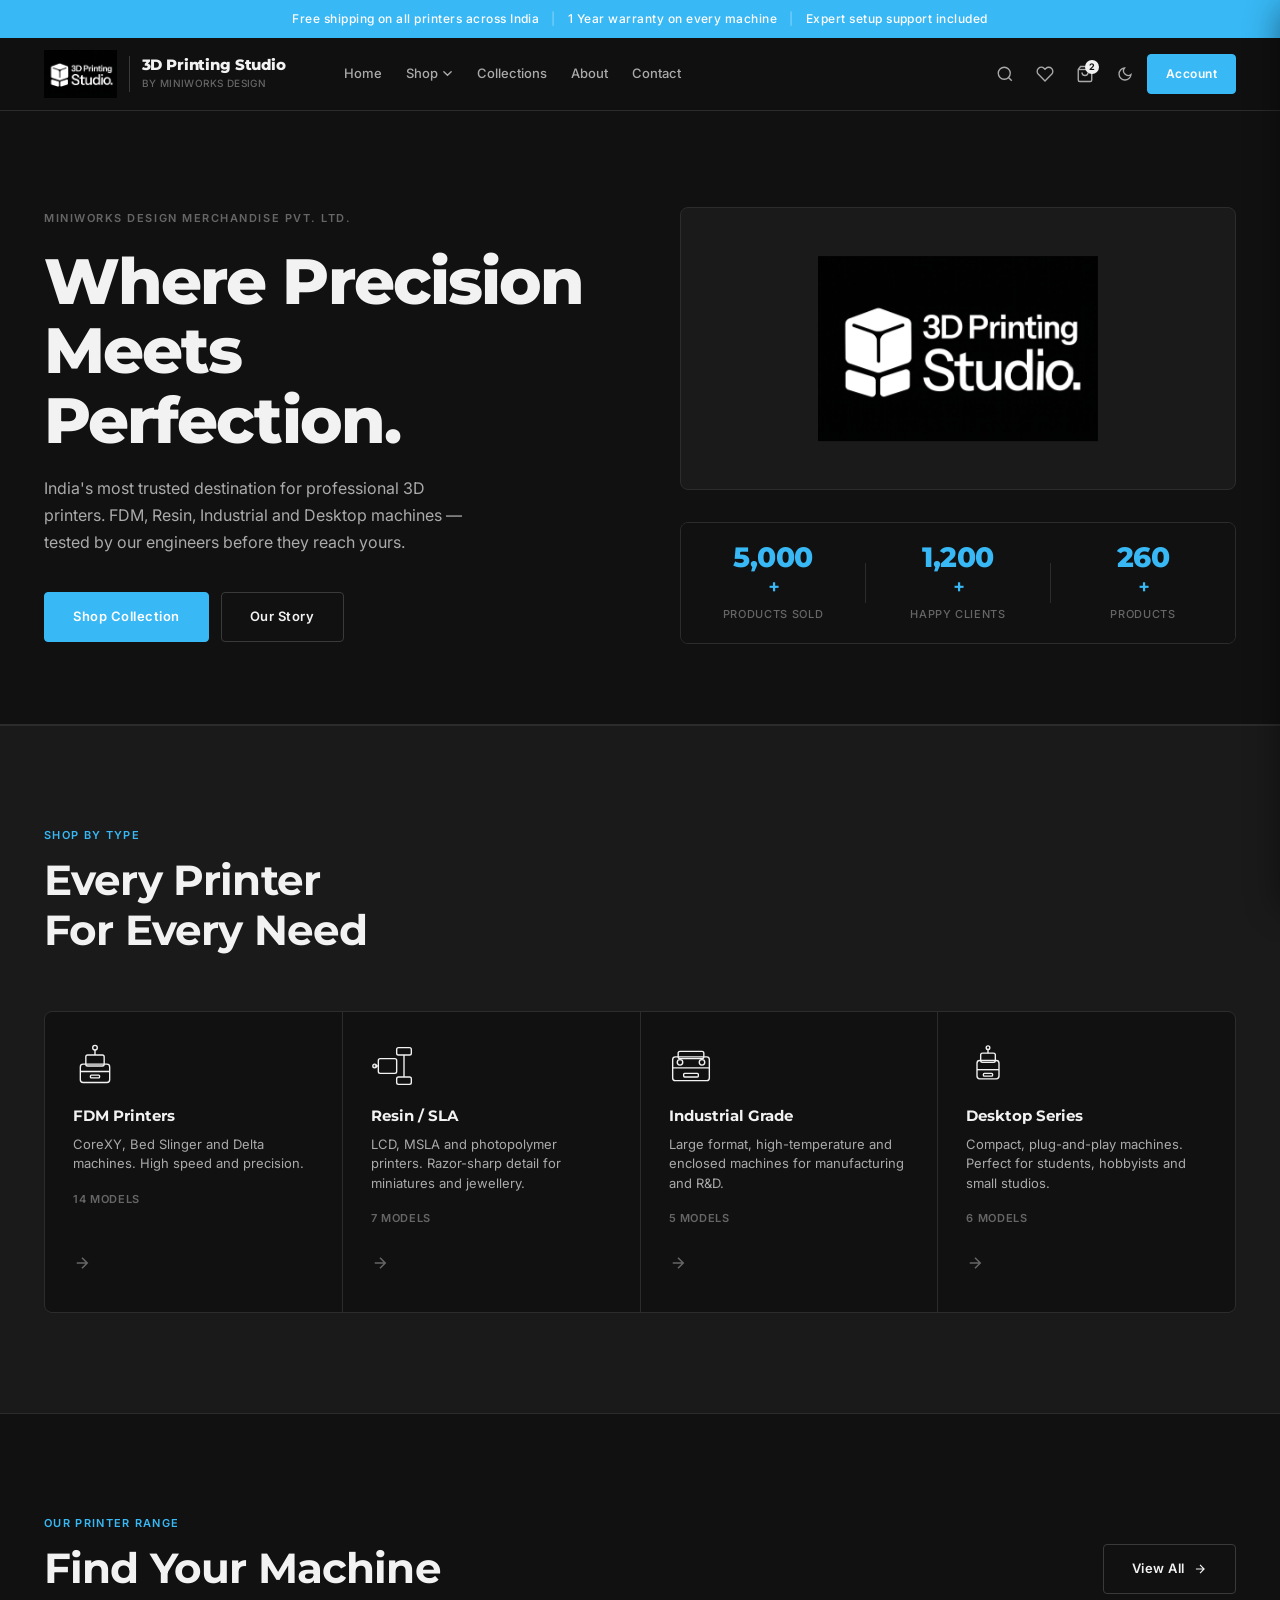
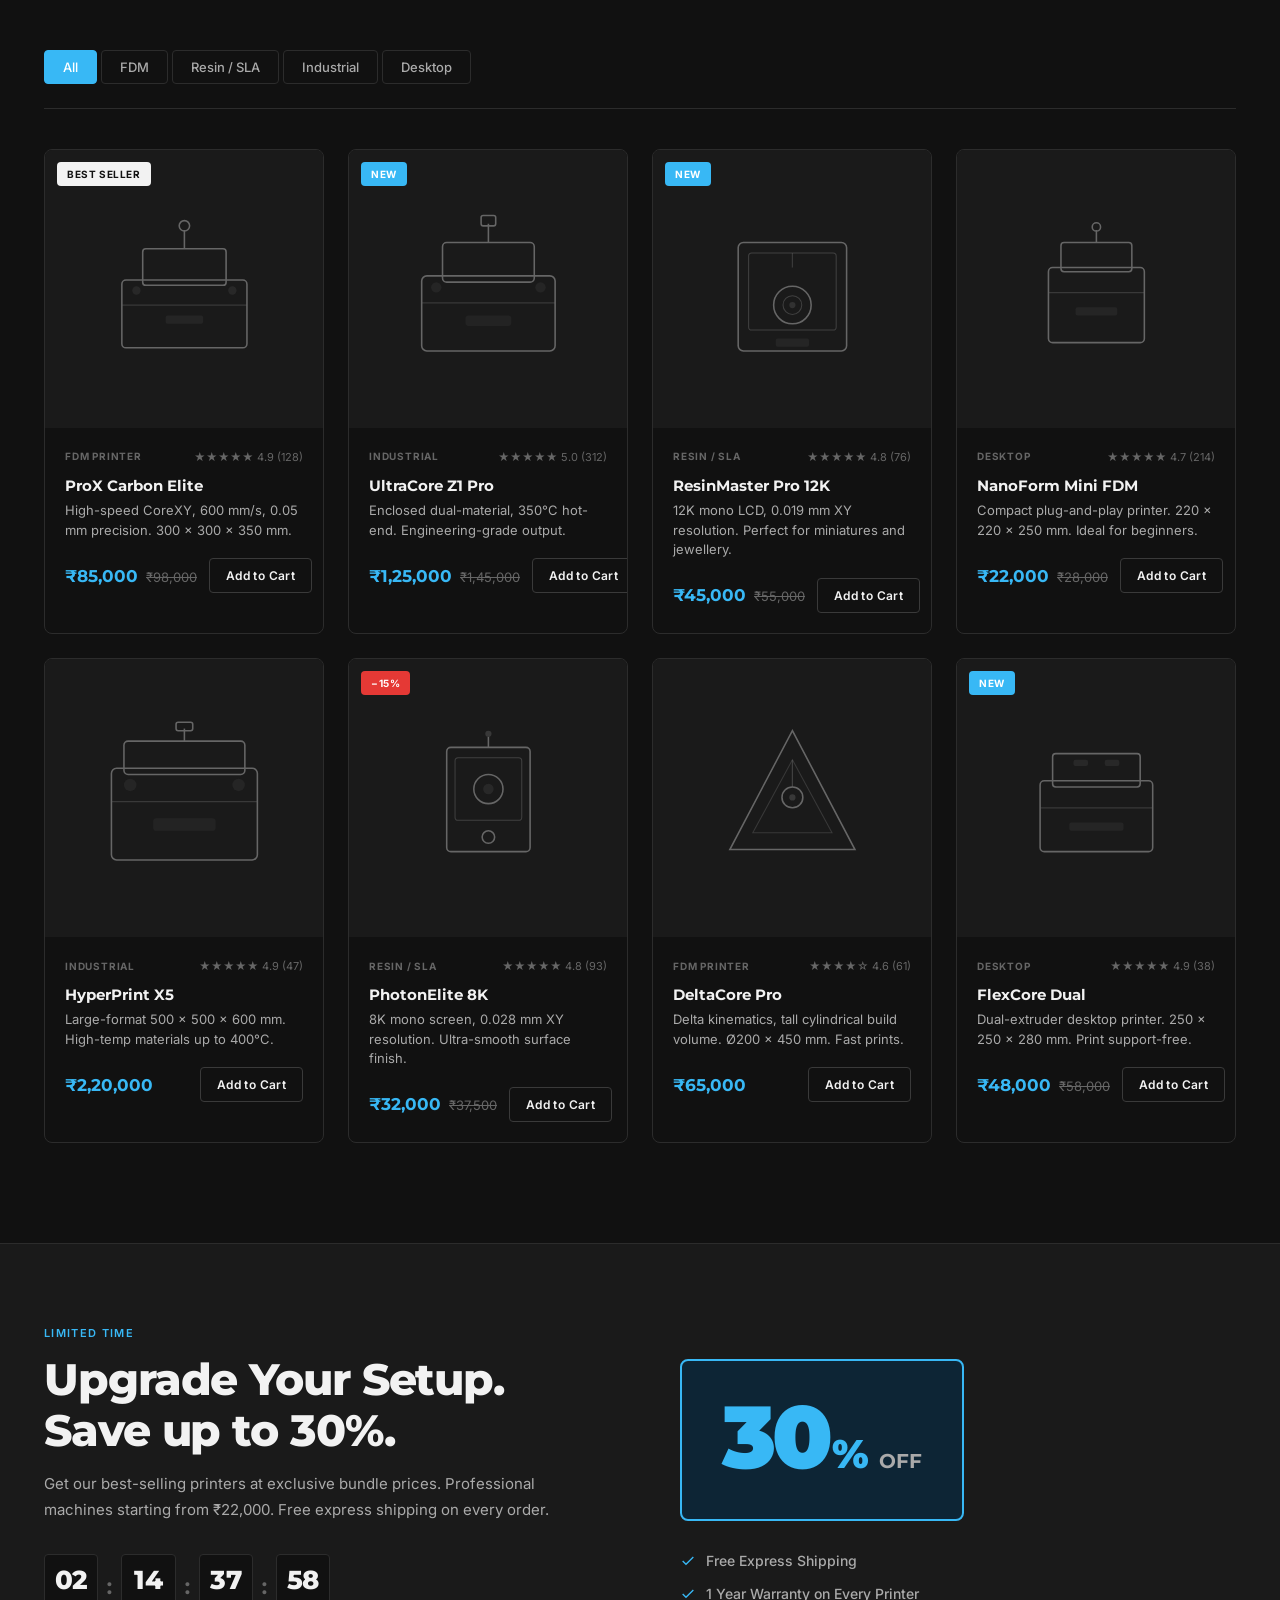
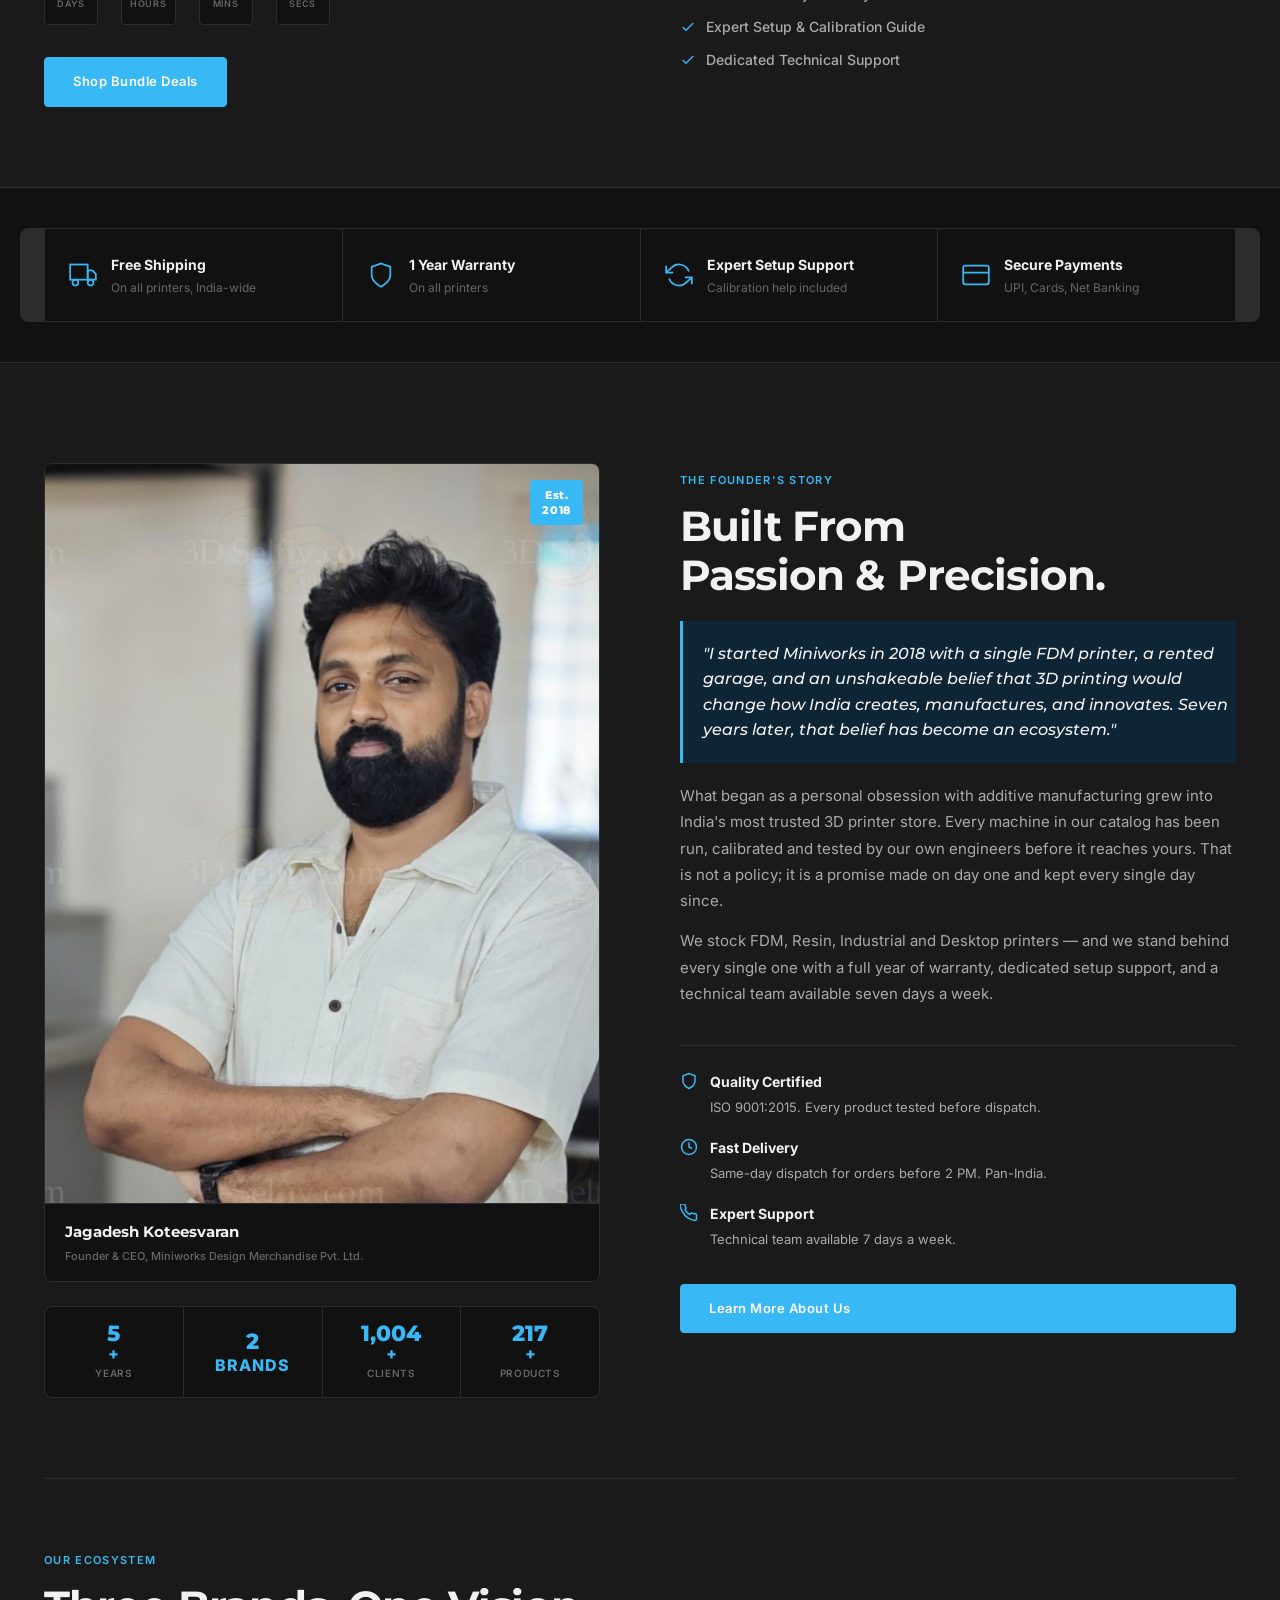
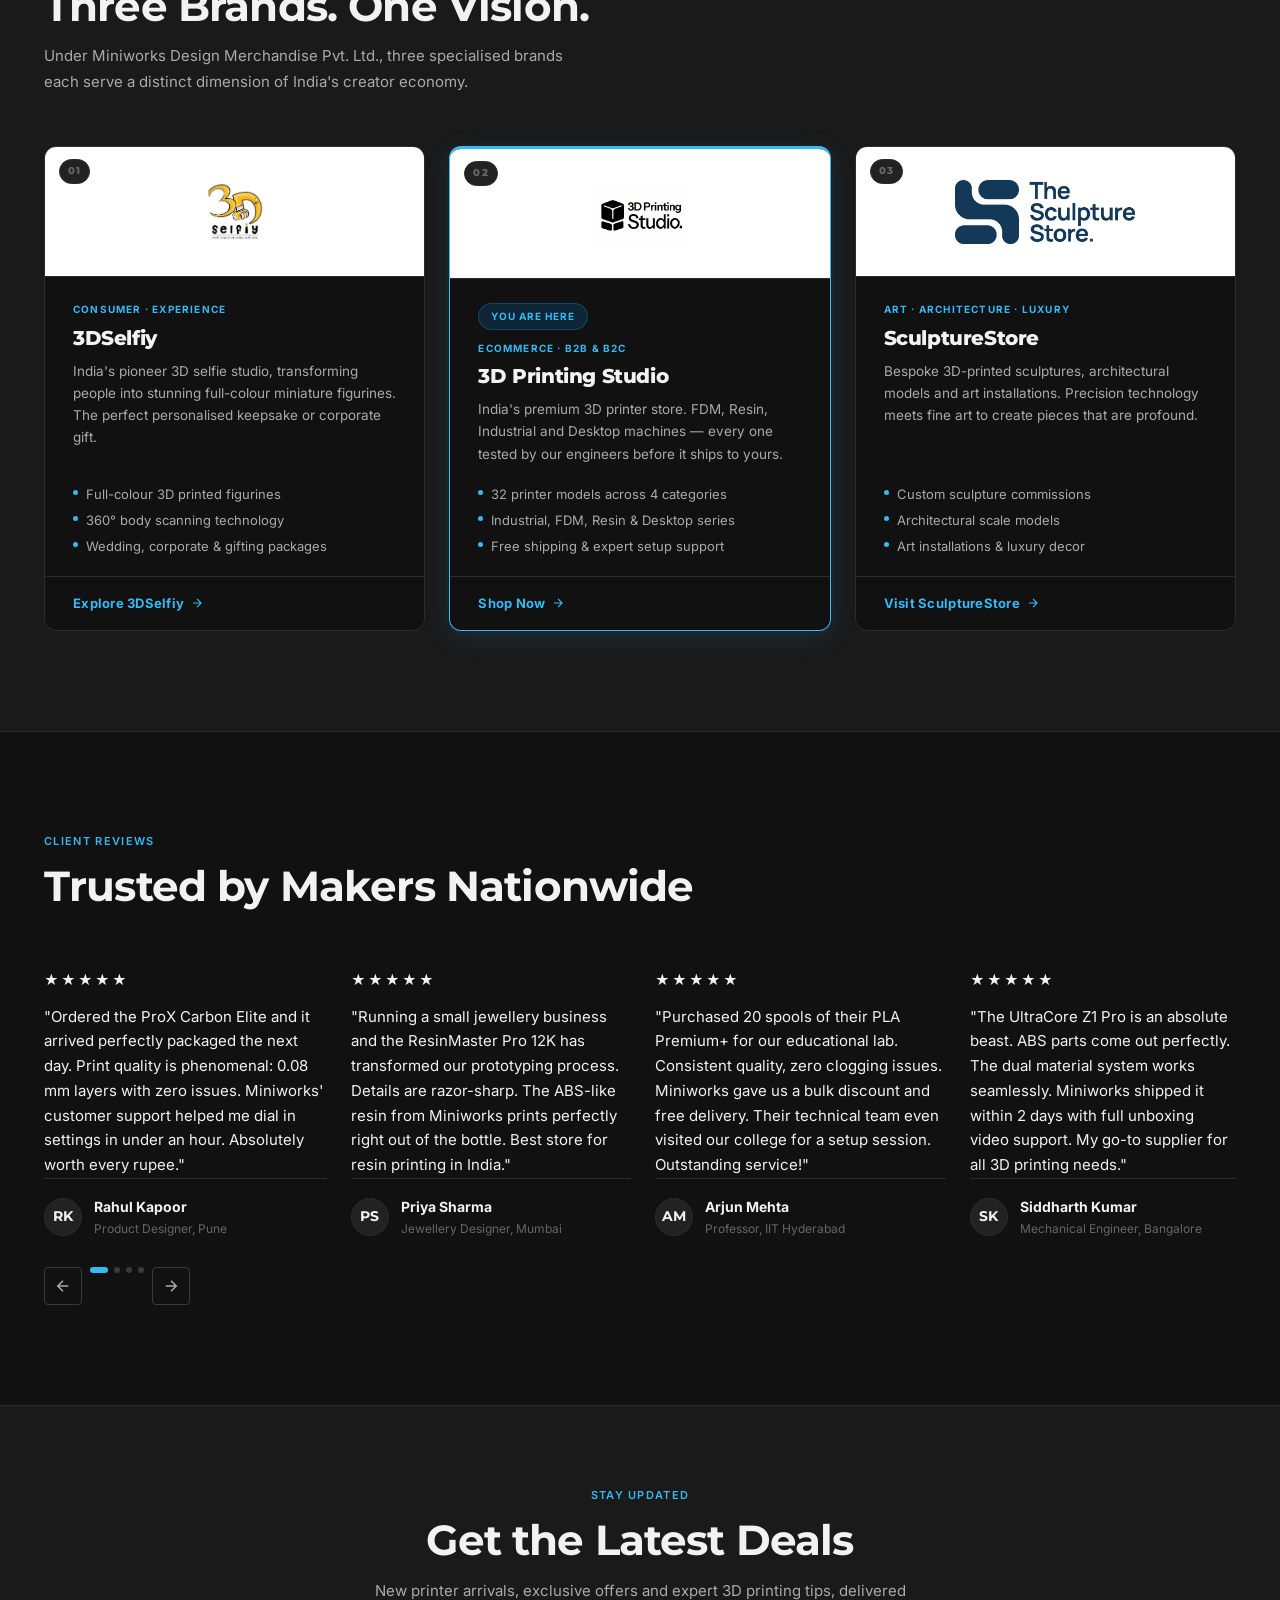
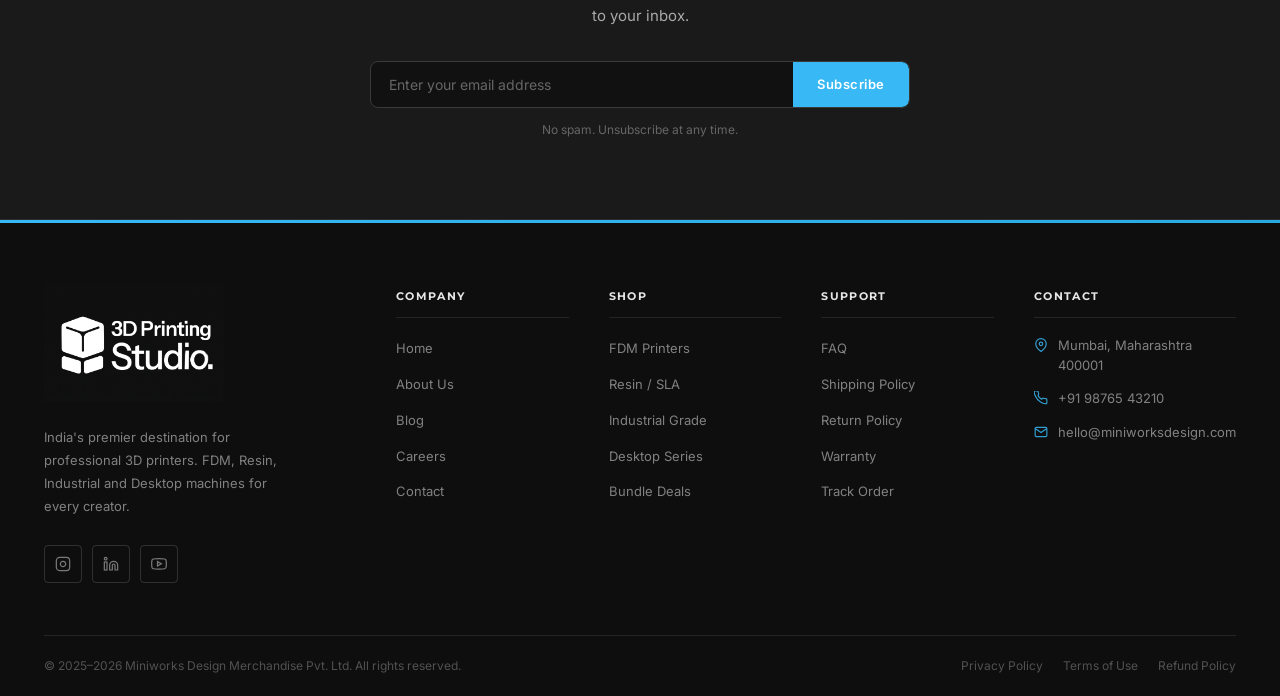
<file: index.html>
<!DOCTYPE html>
<html lang="en" data-theme="light">
<head>
  <meta charset="UTF-8" />
  <meta name="viewport" content="width=device-width, initial-scale=1.0" />
  <title>3D Printing Studio | Miniworks Design Merchandise Pvt. Ltd.</title>
  <meta name="description" content="India's premier 3D printing store. Premium printers, filaments, resins, and accessories. Professional grade. Fast shipping." />

  <!-- Favicon -->
  <link rel="icon" type="image/png" href="favicon.png" />

  <!-- Open Graph -->
  <meta property="og:type"        content="website" />
  <meta property="og:title"       content="3D Printing Studio | Miniworks Design" />
  <meta property="og:description" content="India's premier destination for professional 3D printing equipment, filaments, resins and accessories. Pan-India delivery." />
  <meta property="og:image"       content="Logo/Logo.png" />
  <meta property="og:url"         content="https://3-d-printing-studio.vercel.app/" />
  <meta name="twitter:card"       content="summary_large_image" />

  <link rel="preconnect" href="https://fonts.googleapis.com" />
  <link rel="preconnect" href="https://fonts.gstatic.com" crossorigin />
  <link href="https://fonts.googleapis.com/css2?family=Montserrat:wght@400;500;600;700;800&family=Inter:wght@300;400;500&display=swap" rel="stylesheet" />
  <link rel="stylesheet" href="css/style.css" />
</head>
<body>

  <!-- ═══════════════════════════════════════════════
       ANNOUNCEMENT BAR
  ═══════════════════════════════════════════════ -->
  <div class="announce-bar">
    <div class="announce-inner">
      <span>Free shipping on all printers across India</span>
      <span class="ab-sep">|</span>
      <span>1 Year warranty on every machine</span>
      <span class="ab-sep">|</span>
      <span>Expert setup support included</span>
    </div>
  </div>

  <!-- ═══════════════════════════════════════════════
       NAVIGATION
  ═══════════════════════════════════════════════ -->
  <nav class="navbar" id="navbar">
    <div class="nav-container">

      <a href="#" class="nav-logo">
        <img src="Logo/Logo.png" alt="3D Printing Studio" class="logo-img" />
        <div class="logo-text-block">
          <span class="logo-name">3D Printing Studio</span>
          <span class="logo-sub">by Miniworks Design</span>
        </div>
      </a>

      <ul class="nav-links" id="navLinks">
        <li><a href="#" class="nav-link active">Home</a></li>
        <li class="has-dropdown">
          <a href="#shop" class="nav-link">Shop <svg width="11" height="11" viewBox="0 0 12 12" fill="none"><path d="M2 4l4 4 4-4" stroke="currentColor" stroke-width="1.5" stroke-linecap="round"/></svg></a>
          <div class="dropdown">
            <a href="#" class="dropdown-item">
              <span class="di-text"><strong>FDM Printers</strong><small>CoreXY, Bed Slinger, Delta</small></span>
            </a>
            <a href="#" class="dropdown-item">
              <span class="di-text"><strong>Resin / SLA</strong><small>LCD, MSLA, Photopolymer</small></span>
            </a>
            <a href="#" class="dropdown-item">
              <span class="di-text"><strong>Industrial Grade</strong><small>Large format, High-temp</small></span>
            </a>
            <a href="#" class="dropdown-item">
              <span class="di-text"><strong>Desktop Series</strong><small>Compact, Beginner-friendly</small></span>
            </a>
          </div>
        </li>
        <li><a href="#collections" class="nav-link">Collections</a></li>
        <li><a href="#about" class="nav-link">About</a></li>
        <li><a href="#contact" class="nav-link">Contact</a></li>
      </ul>

      <div class="nav-actions">
        <button class="nav-icon-btn" id="searchToggle" aria-label="Search">
          <svg width="18" height="18" viewBox="0 0 24 24" fill="none" stroke="currentColor" stroke-width="1.8"><circle cx="11" cy="11" r="8"/><path d="M21 21l-4.35-4.35"/></svg>
        </button>
        <button class="nav-icon-btn" aria-label="Wishlist">
          <svg width="18" height="18" viewBox="0 0 24 24" fill="none" stroke="currentColor" stroke-width="1.8"><path d="M20.84 4.61a5.5 5.5 0 00-7.78 0L12 5.67l-1.06-1.06a5.5 5.5 0 00-7.78 7.78l1.06 1.06L12 21.23l7.78-7.78 1.06-1.06a5.5 5.5 0 000-7.78z"/></svg>
        </button>
        <button class="nav-icon-btn cart-btn" id="cartToggle" aria-label="Cart">
          <svg width="18" height="18" viewBox="0 0 24 24" fill="none" stroke="currentColor" stroke-width="1.8"><path d="M6 2L3 6v14a2 2 0 002 2h14a2 2 0 002-2V6l-3-4z"/><line x1="3" y1="6" x2="21" y2="6"/><path d="M16 10a4 4 0 01-8 0"/></svg>
          <span class="cart-badge">2</span>
        </button>
        <button class="nav-icon-btn theme-toggle-btn" id="themeToggle" aria-label="Toggle theme">
          <span class="theme-icon theme-icon-light">
            <svg width="16" height="16" viewBox="0 0 24 24" fill="none" stroke="currentColor" stroke-width="2"><circle cx="12" cy="12" r="5"/><line x1="12" y1="1" x2="12" y2="3"/><line x1="12" y1="21" x2="12" y2="23"/><line x1="4.22" y1="4.22" x2="5.64" y2="5.64"/><line x1="18.36" y1="18.36" x2="19.78" y2="19.78"/><line x1="1" y1="12" x2="3" y2="12"/><line x1="21" y1="12" x2="23" y2="12"/><line x1="4.22" y1="19.78" x2="5.64" y2="18.36"/><line x1="18.36" y1="5.64" x2="19.78" y2="4.22"/></svg>
          </span>
          <span class="theme-icon theme-icon-dark">
            <svg width="16" height="16" viewBox="0 0 24 24" fill="none" stroke="currentColor" stroke-width="2"><path d="M21 12.79A9 9 0 1111.21 3 7 7 0 0021 12.79z"/></svg>
          </span>
        </button>
        <a href="#" class="btn-primary btn-sm">Account</a>
      </div>

      <button class="hamburger" id="hamburger" aria-label="Menu">
        <span></span><span></span><span></span>
      </button>
    </div>

    <!-- Search -->
    <div class="search-overlay" id="searchOverlay">
      <div class="search-box">
        <svg width="20" height="20" viewBox="0 0 24 24" fill="none" stroke="currentColor" stroke-width="1.8"><circle cx="11" cy="11" r="8"/><path d="M21 21l-4.35-4.35"/></svg>
        <input type="text" placeholder="Search printers — FDM, Resin, Industrial, Desktop…" class="search-input" id="searchInput" />
        <button class="search-close" id="searchClose">
          <svg width="20" height="20" viewBox="0 0 24 24" fill="none" stroke="currentColor" stroke-width="1.8"><line x1="18" y1="6" x2="6" y2="18"/><line x1="6" y1="6" x2="18" y2="18"/></svg>
        </button>
      </div>
    </div>
  </nav>

  <!-- ═══════════════════════════════════════════════
       HERO
  ═══════════════════════════════════════════════ -->
  <section class="hero" id="hero">
    <div class="container hero-inner">
      <div class="hero-content">
        <p class="hero-eyebrow">Miniworks Design Merchandise Pvt. Ltd.</p>
        <h1 class="hero-title">Where Precision<br />Meets Perfection.</h1>
        <p class="hero-subtitle">India's most trusted destination for professional 3D printers. FDM, Resin, Industrial and Desktop machines — tested by our engineers before they reach yours.</p>
        <div class="hero-actions">
          <a href="#shop" class="btn-primary">Shop Collection</a>
          <a href="#about" class="btn-ghost">Our Story</a>
        </div>
      </div>

      <div class="hero-right">
        <div class="hero-logo-display">
          <img src="Logo/Logo.png" alt="3D Printing Studio" class="hero-logo-large" />
        </div>
        <div class="hero-stats">
          <div class="hs-item">
            <span class="hs-num" data-count="5000">0</span><span class="hs-plus">+</span>
            <span class="hs-label">Products Sold</span>
          </div>
          <div class="hs-divider"></div>
          <div class="hs-item">
            <span class="hs-num" data-count="1200">0</span><span class="hs-plus">+</span>
            <span class="hs-label">Happy Clients</span>
          </div>
          <div class="hs-divider"></div>
          <div class="hs-item">
            <span class="hs-num" data-count="260">0</span><span class="hs-plus">+</span>
            <span class="hs-label">Products</span>
          </div>
        </div>
      </div>
    </div>
  </section>

  <!-- ═══════════════════════════════════════════════
       CATEGORIES
  ═══════════════════════════════════════════════ -->
  <section class="section categories-section reveal-up" id="shop">
    <div class="container">
      <div class="section-header">
        <p class="section-eyebrow">Shop by Type</p>
        <h2 class="section-title">Every Printer<br />For Every Need</h2>
      </div>
      <div class="categories-grid">

        <a href="#" class="cat-card">
          <div class="cat-icon">
            <svg viewBox="0 0 48 48" fill="none" stroke="currentColor" stroke-width="1.5">
              <rect x="8" y="22" width="32" height="20" rx="3"/>
              <rect x="14" y="12" width="20" height="12" rx="2"/>
              <line x1="8" y1="30" x2="40" y2="30"/>
              <rect x="19" y="34" width="10" height="3" rx="1"/>
              <line x1="24" y1="12" x2="24" y2="6"/>
              <circle cx="24" cy="4" r="2.5"/>
            </svg>
          </div>
          <div class="cat-body">
            <h3 class="cat-name">FDM Printers</h3>
            <p class="cat-desc">CoreXY, Bed Slinger and Delta machines. High speed and precision.</p>
            <span class="cat-count">14 Models</span>
          </div>
          <div class="cat-arrow">
            <svg width="18" height="18" viewBox="0 0 24 24" fill="none" stroke="currentColor" stroke-width="2"><path d="M5 12h14M12 5l7 7-7 7"/></svg>
          </div>
        </a>

        <a href="#" class="cat-card">
          <div class="cat-icon">
            <svg viewBox="0 0 48 48" fill="none" stroke="currentColor" stroke-width="1.5">
              <rect x="28" y="36" width="16" height="8" rx="2"/>
              <rect x="28" y="4" width="16" height="8" rx="2"/>
              <line x1="36" y1="12" x2="36" y2="36"/>
              <rect x="8" y="16" width="20" height="16" rx="2"/>
              <line x1="8" y1="24" x2="4" y2="24"/>
              <circle cx="4" cy="24" r="2"/>
            </svg>
          </div>
          <div class="cat-body">
            <h3 class="cat-name">Resin / SLA</h3>
            <p class="cat-desc">LCD, MSLA and photopolymer printers. Razor-sharp detail for miniatures and jewellery.</p>
            <span class="cat-count">7 Models</span>
          </div>
          <div class="cat-arrow">
            <svg width="18" height="18" viewBox="0 0 24 24" fill="none" stroke="currentColor" stroke-width="2"><path d="M5 12h14M12 5l7 7-7 7"/></svg>
          </div>
        </a>

        <a href="#" class="cat-card">
          <div class="cat-icon">
            <svg viewBox="0 0 48 48" fill="none" stroke="currentColor" stroke-width="1.5">
              <rect x="4" y="14" width="40" height="26" rx="3"/>
              <rect x="10" y="8" width="28" height="8" rx="2"/>
              <line x1="4" y1="26" x2="44" y2="26"/>
              <circle cx="12" cy="20" r="3"/>
              <circle cx="36" cy="20" r="3"/>
              <rect x="16" y="32" width="16" height="4" rx="1"/>
            </svg>
          </div>
          <div class="cat-body">
            <h3 class="cat-name">Industrial Grade</h3>
            <p class="cat-desc">Large format, high-temperature and enclosed machines for manufacturing and R&amp;D.</p>
            <span class="cat-count">5 Models</span>
          </div>
          <div class="cat-arrow">
            <svg width="18" height="18" viewBox="0 0 24 24" fill="none" stroke="currentColor" stroke-width="2"><path d="M5 12h14M12 5l7 7-7 7"/></svg>
          </div>
        </a>

        <a href="#" class="cat-card">
          <div class="cat-icon">
            <svg viewBox="0 0 48 48" fill="none" stroke="currentColor" stroke-width="1.5">
              <rect x="12" y="18" width="24" height="20" rx="3"/>
              <rect x="16" y="10" width="16" height="10" rx="2"/>
              <line x1="12" y1="28" x2="36" y2="28"/>
              <rect x="19" y="32" width="10" height="3" rx="1"/>
              <line x1="24" y1="10" x2="24" y2="6"/>
              <circle cx="24" cy="4" r="2"/>
            </svg>
          </div>
          <div class="cat-body">
            <h3 class="cat-name">Desktop Series</h3>
            <p class="cat-desc">Compact, plug-and-play machines. Perfect for students, hobbyists and small studios.</p>
            <span class="cat-count">6 Models</span>
          </div>
          <div class="cat-arrow">
            <svg width="18" height="18" viewBox="0 0 24 24" fill="none" stroke="currentColor" stroke-width="2"><path d="M5 12h14M12 5l7 7-7 7"/></svg>
          </div>
        </a>

      </div>
    </div>
  </section>

  <!-- ═══════════════════════════════════════════════
       FEATURED PRODUCTS
  ═══════════════════════════════════════════════ -->
  <section class="section products-section reveal-up" id="featured">
    <div class="container">
      <div class="section-header section-header-row">
        <div>
          <p class="section-eyebrow">Our Printer Range</p>
          <h2 class="section-title">Find Your Machine</h2>
        </div>
        <a href="#" class="btn-ghost">View All <svg width="14" height="14" viewBox="0 0 24 24" fill="none" stroke="currentColor" stroke-width="2"><path d="M5 12h14M12 5l7 7-7 7"/></svg></a>
      </div>

      <div class="filter-tabs">
        <button class="filter-tab active" data-filter="all">All</button>
        <button class="filter-tab" data-filter="fdm">FDM</button>
        <button class="filter-tab" data-filter="resin">Resin / SLA</button>
        <button class="filter-tab" data-filter="industrial">Industrial</button>
        <button class="filter-tab" data-filter="desktop">Desktop</button>
      </div>

      <div class="products-grid" id="productsGrid">

        <!-- P1 · FDM · ProX Carbon Elite -->
        <div class="product-card" data-category="fdm">
          <div class="product-badge badge-hot">Best Seller</div>
          <div class="product-image">
            <div class="product-art">
              <svg viewBox="0 0 160 160" fill="none">
                <rect x="20" y="72" width="120" height="65" rx="4" stroke="currentColor" stroke-width="1.5"/>
                <rect x="40" y="42" width="80" height="35" rx="3" stroke="currentColor" stroke-width="1.5"/>
                <line x1="20" y1="96" x2="140" y2="96" stroke="currentColor" stroke-width="1.2" opacity="0.4"/>
                <rect x="62" y="106" width="36" height="8" rx="2" fill="currentColor" opacity="0.15"/>
                <line x1="80" y1="42" x2="80" y2="24" stroke="currentColor" stroke-width="1.5"/>
                <circle cx="80" cy="20" r="5" stroke="currentColor" stroke-width="1.5"/>
                <circle cx="34" cy="82" r="4" fill="currentColor" opacity="0.2"/>
                <circle cx="126" cy="82" r="4" fill="currentColor" opacity="0.2"/>
              </svg>
            </div>
            <div class="product-actions">
              <button class="pa-btn"><svg width="15" height="15" viewBox="0 0 24 24" fill="none" stroke="currentColor" stroke-width="2"><path d="M20.84 4.61a5.5 5.5 0 00-7.78 0L12 5.67l-1.06-1.06a5.5 5.5 0 00-7.78 7.78l1.06 1.06L12 21.23l7.78-7.78 1.06-1.06a5.5 5.5 0 000-7.78z"/></svg></button>
              <button class="pa-btn"><svg width="15" height="15" viewBox="0 0 24 24" fill="none" stroke="currentColor" stroke-width="2"><path d="M1 12s4-8 11-8 11 8 11 8-4 8-11 8-11-8-11-8z"/><circle cx="12" cy="12" r="3"/></svg></button>
            </div>
          </div>
          <div class="product-info">
            <div class="product-meta">
              <span class="product-category">FDM Printer</span>
              <div class="product-rating">★★★★★ <span>4.9 (128)</span></div>
            </div>
            <h3 class="product-name">ProX Carbon Elite</h3>
            <p class="product-desc">High-speed CoreXY, 600 mm/s, 0.05 mm precision. 300 × 300 × 350 mm.</p>
            <div class="product-footer">
              <div class="product-price">
                <span class="price-current">₹85,000</span>
                <span class="price-original">₹98,000</span>
              </div>
              <button class="btn-add-cart">Add to Cart</button>
            </div>
          </div>
        </div>

        <!-- P2 · Industrial · UltraCore Z1 Pro -->
        <div class="product-card" data-category="industrial">
          <div class="product-badge badge-new">New</div>
          <div class="product-image">
            <div class="product-art">
              <svg viewBox="0 0 160 160" fill="none">
                <rect x="16" y="68" width="128" height="72" rx="5" stroke="currentColor" stroke-width="1.5"/>
                <rect x="36" y="36" width="88" height="38" rx="4" stroke="currentColor" stroke-width="1.5"/>
                <line x1="16" y1="94" x2="144" y2="94" stroke="currentColor" stroke-width="1.2" opacity="0.4"/>
                <rect x="58" y="106" width="44" height="10" rx="3" fill="currentColor" opacity="0.12"/>
                <line x1="80" y1="36" x2="80" y2="18" stroke="currentColor" stroke-width="1.5"/>
                <rect x="73" y="10" width="14" height="10" rx="2" stroke="currentColor" stroke-width="1.5"/>
                <circle cx="30" cy="79" r="5" fill="currentColor" opacity="0.15"/>
                <circle cx="130" cy="79" r="5" fill="currentColor" opacity="0.15"/>
              </svg>
            </div>
            <div class="product-actions">
              <button class="pa-btn"><svg width="15" height="15" viewBox="0 0 24 24" fill="none" stroke="currentColor" stroke-width="2"><path d="M20.84 4.61a5.5 5.5 0 00-7.78 0L12 5.67l-1.06-1.06a5.5 5.5 0 00-7.78 7.78l1.06 1.06L12 21.23l7.78-7.78 1.06-1.06a5.5 5.5 0 000-7.78z"/></svg></button>
              <button class="pa-btn"><svg width="15" height="15" viewBox="0 0 24 24" fill="none" stroke="currentColor" stroke-width="2"><path d="M1 12s4-8 11-8 11 8 11 8-4 8-11 8-11-8-11-8z"/><circle cx="12" cy="12" r="3"/></svg></button>
            </div>
          </div>
          <div class="product-info">
            <div class="product-meta">
              <span class="product-category">Industrial</span>
              <div class="product-rating">★★★★★ <span>5.0 (312)</span></div>
            </div>
            <h3 class="product-name">UltraCore Z1 Pro</h3>
            <p class="product-desc">Enclosed dual-material, 350°C hot-end. Engineering-grade output.</p>
            <div class="product-footer">
              <div class="product-price">
                <span class="price-current">₹1,25,000</span>
                <span class="price-original">₹1,45,000</span>
              </div>
              <button class="btn-add-cart">Add to Cart</button>
            </div>
          </div>
        </div>

        <!-- P3 · Resin · ResinMaster Pro 12K -->
        <div class="product-card" data-category="resin">
          <div class="product-badge badge-new">New</div>
          <div class="product-image">
            <div class="product-art">
              <svg viewBox="0 0 160 160" fill="none">
                <rect x="28" y="36" width="104" height="104" rx="5" stroke="currentColor" stroke-width="1.5"/>
                <rect x="38" y="46" width="84" height="74" rx="3" stroke="currentColor" stroke-width="1" opacity="0.5"/>
                <circle cx="80" cy="96" r="18" stroke="currentColor" stroke-width="1.5"/>
                <circle cx="80" cy="96" r="9" stroke="currentColor" stroke-width="1" opacity="0.5"/>
                <circle cx="80" cy="96" r="3" fill="currentColor" opacity="0.3"/>
                <rect x="64" y="128" width="32" height="8" rx="2" fill="currentColor" opacity="0.15"/>
                <line x1="80" y1="46" x2="80" y2="60" stroke="currentColor" stroke-width="1.2" opacity="0.4"/>
              </svg>
            </div>
            <div class="product-actions">
              <button class="pa-btn"><svg width="15" height="15" viewBox="0 0 24 24" fill="none" stroke="currentColor" stroke-width="2"><path d="M20.84 4.61a5.5 5.5 0 00-7.78 0L12 5.67l-1.06-1.06a5.5 5.5 0 00-7.78 7.78l1.06 1.06L12 21.23l7.78-7.78 1.06-1.06a5.5 5.5 0 000-7.78z"/></svg></button>
              <button class="pa-btn"><svg width="15" height="15" viewBox="0 0 24 24" fill="none" stroke="currentColor" stroke-width="2"><path d="M1 12s4-8 11-8 11 8 11 8-4 8-11 8-11-8-11-8z"/><circle cx="12" cy="12" r="3"/></svg></button>
            </div>
          </div>
          <div class="product-info">
            <div class="product-meta">
              <span class="product-category">Resin / SLA</span>
              <div class="product-rating">★★★★★ <span>4.8 (76)</span></div>
            </div>
            <h3 class="product-name">ResinMaster Pro 12K</h3>
            <p class="product-desc">12K mono LCD, 0.019 mm XY resolution. Perfect for miniatures and jewellery.</p>
            <div class="product-footer">
              <div class="product-price">
                <span class="price-current">₹45,000</span>
                <span class="price-original">₹55,000</span>
              </div>
              <button class="btn-add-cart">Add to Cart</button>
            </div>
          </div>
        </div>

        <!-- P4 · Desktop · NanoForm Mini -->
        <div class="product-card" data-category="desktop">
          <div class="product-image">
            <div class="product-art">
              <svg viewBox="0 0 160 160" fill="none">
                <rect x="34" y="60" width="92" height="72" rx="4" stroke="currentColor" stroke-width="1.5"/>
                <rect x="46" y="36" width="68" height="28" rx="3" stroke="currentColor" stroke-width="1.5"/>
                <line x1="34" y1="84" x2="126" y2="84" stroke="currentColor" stroke-width="1.2" opacity="0.4"/>
                <rect x="60" y="98" width="40" height="8" rx="2" fill="currentColor" opacity="0.15"/>
                <line x1="80" y1="36" x2="80" y2="24" stroke="currentColor" stroke-width="1.5"/>
                <circle cx="80" cy="21" r="4" stroke="currentColor" stroke-width="1.5"/>
              </svg>
            </div>
            <div class="product-actions">
              <button class="pa-btn"><svg width="15" height="15" viewBox="0 0 24 24" fill="none" stroke="currentColor" stroke-width="2"><path d="M20.84 4.61a5.5 5.5 0 00-7.78 0L12 5.67l-1.06-1.06a5.5 5.5 0 00-7.78 7.78l1.06 1.06L12 21.23l7.78-7.78 1.06-1.06a5.5 5.5 0 000-7.78z"/></svg></button>
              <button class="pa-btn"><svg width="15" height="15" viewBox="0 0 24 24" fill="none" stroke="currentColor" stroke-width="2"><path d="M1 12s4-8 11-8 11 8 11 8-4 8-11 8-11-8-11-8z"/><circle cx="12" cy="12" r="3"/></svg></button>
            </div>
          </div>
          <div class="product-info">
            <div class="product-meta">
              <span class="product-category">Desktop</span>
              <div class="product-rating">★★★★★ <span>4.7 (214)</span></div>
            </div>
            <h3 class="product-name">NanoForm Mini FDM</h3>
            <p class="product-desc">Compact plug-and-play printer. 220 × 220 × 250 mm. Ideal for beginners.</p>
            <div class="product-footer">
              <div class="product-price">
                <span class="price-current">₹22,000</span>
                <span class="price-original">₹28,000</span>
              </div>
              <button class="btn-add-cart">Add to Cart</button>
            </div>
          </div>
        </div>

        <!-- P5 · Industrial · HyperPrint X5 -->
        <div class="product-card" data-category="industrial">
          <div class="product-image">
            <div class="product-art">
              <svg viewBox="0 0 160 160" fill="none">
                <rect x="10" y="52" width="140" height="88" rx="5" stroke="currentColor" stroke-width="1.5"/>
                <rect x="22" y="26" width="116" height="32" rx="4" stroke="currentColor" stroke-width="1.5"/>
                <line x1="10" y1="84" x2="150" y2="84" stroke="currentColor" stroke-width="1.2" opacity="0.4"/>
                <rect x="50" y="100" width="60" height="12" rx="3" fill="currentColor" opacity="0.12"/>
                <circle cx="28" cy="68" r="6" fill="currentColor" opacity="0.15"/>
                <circle cx="132" cy="68" r="6" fill="currentColor" opacity="0.15"/>
                <line x1="80" y1="26" x2="80" y2="14" stroke="currentColor" stroke-width="1.5"/>
                <rect x="72" y="8" width="16" height="8" rx="2" stroke="currentColor" stroke-width="1.5"/>
              </svg>
            </div>
            <div class="product-actions">
              <button class="pa-btn"><svg width="15" height="15" viewBox="0 0 24 24" fill="none" stroke="currentColor" stroke-width="2"><path d="M20.84 4.61a5.5 5.5 0 00-7.78 0L12 5.67l-1.06-1.06a5.5 5.5 0 00-7.78 7.78l1.06 1.06L12 21.23l7.78-7.78 1.06-1.06a5.5 5.5 0 000-7.78z"/></svg></button>
              <button class="pa-btn"><svg width="15" height="15" viewBox="0 0 24 24" fill="none" stroke="currentColor" stroke-width="2"><path d="M1 12s4-8 11-8 11 8 11 8-4 8-11 8-11-8-11-8z"/><circle cx="12" cy="12" r="3"/></svg></button>
            </div>
          </div>
          <div class="product-info">
            <div class="product-meta">
              <span class="product-category">Industrial</span>
              <div class="product-rating">★★★★★ <span>4.9 (47)</span></div>
            </div>
            <h3 class="product-name">HyperPrint X5</h3>
            <p class="product-desc">Large-format 500 × 500 × 600 mm. High-temp materials up to 400°C.</p>
            <div class="product-footer">
              <div class="product-price">
                <span class="price-current">₹2,20,000</span>
              </div>
              <button class="btn-add-cart">Add to Cart</button>
            </div>
          </div>
        </div>

        <!-- P6 · Resin · PhotonElite 8K -->
        <div class="product-card" data-category="resin">
          <div class="product-badge badge-sale">−15%</div>
          <div class="product-image">
            <div class="product-art">
              <svg viewBox="0 0 160 160" fill="none">
                <rect x="40" y="32" width="80" height="100" rx="4" stroke="currentColor" stroke-width="1.5"/>
                <rect x="48" y="42" width="64" height="60" rx="3" stroke="currentColor" stroke-width="1" opacity="0.5"/>
                <circle cx="80" cy="118" r="6" stroke="currentColor" stroke-width="1.5"/>
                <line x1="80" y1="32" x2="80" y2="22" stroke="currentColor" stroke-width="1.5"/>
                <circle cx="80" cy="19" r="3" fill="currentColor" opacity="0.4"/>
                <circle cx="80" cy="72" r="14" stroke="currentColor" stroke-width="1.5"/>
                <circle cx="80" cy="72" r="5" fill="currentColor" opacity="0.2"/>
              </svg>
            </div>
            <div class="product-actions">
              <button class="pa-btn"><svg width="15" height="15" viewBox="0 0 24 24" fill="none" stroke="currentColor" stroke-width="2"><path d="M20.84 4.61a5.5 5.5 0 00-7.78 0L12 5.67l-1.06-1.06a5.5 5.5 0 00-7.78 7.78l1.06 1.06L12 21.23l7.78-7.78 1.06-1.06a5.5 5.5 0 000-7.78z"/></svg></button>
              <button class="pa-btn"><svg width="15" height="15" viewBox="0 0 24 24" fill="none" stroke="currentColor" stroke-width="2"><path d="M1 12s4-8 11-8 11 8 11 8-4 8-11 8-11-8-11-8z"/><circle cx="12" cy="12" r="3"/></svg></button>
            </div>
          </div>
          <div class="product-info">
            <div class="product-meta">
              <span class="product-category">Resin / SLA</span>
              <div class="product-rating">★★★★★ <span>4.8 (93)</span></div>
            </div>
            <h3 class="product-name">PhotonElite 8K</h3>
            <p class="product-desc">8K mono screen, 0.028 mm XY resolution. Ultra-smooth surface finish.</p>
            <div class="product-footer">
              <div class="product-price">
                <span class="price-current">₹32,000</span>
                <span class="price-original">₹37,500</span>
              </div>
              <button class="btn-add-cart">Add to Cart</button>
            </div>
          </div>
        </div>

        <!-- P7 · FDM · DeltaCore Pro -->
        <div class="product-card" data-category="fdm">
          <div class="product-image">
            <div class="product-art">
              <svg viewBox="0 0 160 160" fill="none">
                <polygon points="80,16 140,130 20,130" stroke="currentColor" stroke-width="1.5" fill="none"/>
                <polygon points="80,44 118,114 42,114" stroke="currentColor" stroke-width="1" opacity="0.4" fill="none"/>
                <circle cx="80" cy="80" r="10" stroke="currentColor" stroke-width="1.5"/>
                <line x1="80" y1="44" x2="80" y2="70" stroke="currentColor" stroke-width="1.2" opacity="0.5"/>
                <circle cx="80" cy="80" r="3" fill="currentColor" opacity="0.4"/>
              </svg>
            </div>
            <div class="product-actions">
              <button class="pa-btn"><svg width="15" height="15" viewBox="0 0 24 24" fill="none" stroke="currentColor" stroke-width="2"><path d="M20.84 4.61a5.5 5.5 0 00-7.78 0L12 5.67l-1.06-1.06a5.5 5.5 0 00-7.78 7.78l1.06 1.06L12 21.23l7.78-7.78 1.06-1.06a5.5 5.5 0 000-7.78z"/></svg></button>
              <button class="pa-btn"><svg width="15" height="15" viewBox="0 0 24 24" fill="none" stroke="currentColor" stroke-width="2"><path d="M1 12s4-8 11-8 11 8 11 8-4 8-11 8-11-8-11-8z"/><circle cx="12" cy="12" r="3"/></svg></button>
            </div>
          </div>
          <div class="product-info">
            <div class="product-meta">
              <span class="product-category">FDM Printer</span>
              <div class="product-rating">★★★★☆ <span>4.6 (61)</span></div>
            </div>
            <h3 class="product-name">DeltaCore Pro</h3>
            <p class="product-desc">Delta kinematics, tall cylindrical build volume. Ø200 × 450 mm. Fast prints.</p>
            <div class="product-footer">
              <div class="product-price">
                <span class="price-current">₹65,000</span>
              </div>
              <button class="btn-add-cart">Add to Cart</button>
            </div>
          </div>
        </div>

        <!-- P8 · Desktop · FlexCore Dual -->
        <div class="product-card" data-category="desktop">
          <div class="product-badge badge-new">New</div>
          <div class="product-image">
            <div class="product-art">
              <svg viewBox="0 0 160 160" fill="none">
                <rect x="26" y="64" width="108" height="68" rx="4" stroke="currentColor" stroke-width="1.5"/>
                <rect x="38" y="38" width="84" height="32" rx="3" stroke="currentColor" stroke-width="1.5"/>
                <line x1="26" y1="90" x2="134" y2="90" stroke="currentColor" stroke-width="1.2" opacity="0.4"/>
                <rect x="54" y="104" width="52" height="8" rx="2" fill="currentColor" opacity="0.15"/>
                <rect x="58" y="44" width="14" height="6" rx="2" fill="currentColor" opacity="0.2"/>
                <rect x="88" y="44" width="14" height="6" rx="2" fill="currentColor" opacity="0.2"/>
              </svg>
            </div>
            <div class="product-actions">
              <button class="pa-btn"><svg width="15" height="15" viewBox="0 0 24 24" fill="none" stroke="currentColor" stroke-width="2"><path d="M20.84 4.61a5.5 5.5 0 00-7.78 0L12 5.67l-1.06-1.06a5.5 5.5 0 00-7.78 7.78l1.06 1.06L12 21.23l7.78-7.78 1.06-1.06a5.5 5.5 0 000-7.78z"/></svg></button>
              <button class="pa-btn"><svg width="15" height="15" viewBox="0 0 24 24" fill="none" stroke="currentColor" stroke-width="2"><path d="M1 12s4-8 11-8 11 8 11 8-4 8-11 8-11-8-11-8z"/><circle cx="12" cy="12" r="3"/></svg></button>
            </div>
          </div>
          <div class="product-info">
            <div class="product-meta">
              <span class="product-category">Desktop</span>
              <div class="product-rating">★★★★★ <span>4.9 (38)</span></div>
            </div>
            <h3 class="product-name">FlexCore Dual</h3>
            <p class="product-desc">Dual-extruder desktop printer. 250 × 250 × 280 mm. Print support-free.</p>
            <div class="product-footer">
              <div class="product-price">
                <span class="price-current">₹48,000</span>
                <span class="price-original">₹58,000</span>
              </div>
              <button class="btn-add-cart">Add to Cart</button>
            </div>
          </div>
        </div>

      </div>
    </div>
  </section>

  <!-- ═══════════════════════════════════════════════
       PROMO BANNER
  ═══════════════════════════════════════════════ -->
  <section class="promo-section" id="collections">
    <div class="container promo-inner">
      <div class="promo-left">
        <p class="section-eyebrow">Limited Time</p>
        <h2 class="promo-title">Upgrade Your Setup.<br />Save up to 30%.</h2>
        <p class="promo-desc">Get our best-selling printers at exclusive bundle prices. Professional machines starting from ₹22,000. Free express shipping on every order.</p>
        <div class="promo-countdown" id="countdown">
          <div class="cd-unit"><span class="cd-num" id="cdDays">02</span><span class="cd-label">Days</span></div>
          <span class="cd-colon">:</span>
          <div class="cd-unit"><span class="cd-num" id="cdHours">14</span><span class="cd-label">Hours</span></div>
          <span class="cd-colon">:</span>
          <div class="cd-unit"><span class="cd-num" id="cdMins">38</span><span class="cd-label">Mins</span></div>
          <span class="cd-colon">:</span>
          <div class="cd-unit"><span class="cd-num" id="cdSecs">00</span><span class="cd-label">Secs</span></div>
        </div>
        <a href="#" class="btn-primary">Shop Bundle Deals</a>
      </div>
      <div class="promo-right">
        <div class="promo-offer-box">
          <span class="pob-pct">30</span>
          <span class="pob-sign">%</span>
          <span class="pob-off">OFF</span>
        </div>
        <ul class="promo-checklist">
          <li><svg width="16" height="16" viewBox="0 0 24 24" fill="none" stroke="currentColor" stroke-width="2"><polyline points="20 6 9 17 4 12"/></svg> Free Express Shipping</li>
          <li><svg width="16" height="16" viewBox="0 0 24 24" fill="none" stroke="currentColor" stroke-width="2"><polyline points="20 6 9 17 4 12"/></svg> 1 Year Warranty on Every Printer</li>
          <li><svg width="16" height="16" viewBox="0 0 24 24" fill="none" stroke="currentColor" stroke-width="2"><polyline points="20 6 9 17 4 12"/></svg> Expert Setup &amp; Calibration Guide</li>
          <li><svg width="16" height="16" viewBox="0 0 24 24" fill="none" stroke="currentColor" stroke-width="2"><polyline points="20 6 9 17 4 12"/></svg> Dedicated Technical Support</li>
        </ul>
      </div>
    </div>
  </section>

  <!-- ═══════════════════════════════════════════════
       TRUST STRIP
  ═══════════════════════════════════════════════ -->
  <section class="trust-section">
    <div class="container trust-grid">
      <div class="trust-item">
        <svg width="28" height="28" viewBox="0 0 24 24" fill="none" stroke="currentColor" stroke-width="1.5"><rect x="1" y="3" width="15" height="13"/><polygon points="16 8 20 8 23 11 23 16 16 16 16 8"/><circle cx="5.5" cy="18.5" r="2.5"/><circle cx="18.5" cy="18.5" r="2.5"/></svg>
        <div><strong>Free Shipping</strong><span>On all printers, India-wide</span></div>
      </div>
      <div class="trust-item">
        <svg width="28" height="28" viewBox="0 0 24 24" fill="none" stroke="currentColor" stroke-width="1.5"><path d="M12 22s8-4 8-10V5l-8-3-8 3v7c0 6 8 10 8 10z"/></svg>
        <div><strong>1 Year Warranty</strong><span>On all printers</span></div>
      </div>
      <div class="trust-item">
        <svg width="28" height="28" viewBox="0 0 24 24" fill="none" stroke="currentColor" stroke-width="1.5"><polyline points="1 4 1 10 7 10"/><polyline points="23 20 23 14 17 14"/><path d="M20.49 9A9 9 0 005.64 5.64L1 10m22 4l-4.64 4.36A9 9 0 013.51 15"/></svg>
        <div><strong>Expert Setup Support</strong><span>Calibration help included</span></div>
      </div>
      <div class="trust-item">
        <svg width="28" height="28" viewBox="0 0 24 24" fill="none" stroke="currentColor" stroke-width="1.5"><rect x="1" y="4" width="22" height="16" rx="2"/><line x1="1" y1="10" x2="23" y2="10"/></svg>
        <div><strong>Secure Payments</strong><span>UPI, Cards, Net Banking</span></div>
      </div>
    </div>
  </section>

  <!-- ═══════════════════════════════════════════════
       ABOUT - FOUNDER + ECOSYSTEM
  ═══════════════════════════════════════════════ -->
  <section class="section about-section reveal-up" id="about">
    <div class="container">

      <!-- Founder grid -->
      <div class="founder-grid">
        <div class="founder-photo-col">
          <div class="founder-photo-frame">
            <div class="fpf-inner">
              <img src="assets/Founder.jpeg" alt="Jagadesh Koteesvaran, Founder and CEO, Miniworks Design Merchandise Pvt. Ltd." class="founder-photo" loading="eager" decoding="sync" onerror="this.classList.add('img-missing')" />
              <div class="founder-est-badge">Est.<br/>2018</div>
            </div>
            <div class="founder-name-tag">
              <span class="founder-name">Jagadesh Koteesvaran</span>
              <span class="founder-title">Founder &amp; CEO, Miniworks Design Merchandise Pvt. Ltd.</span>
            </div>
          </div>
          <div class="about-stats-grid">
            <div class="as-item"><span class="as-num counter-val" data-count="7">0</span><span>+</span><span class="as-label">Years</span></div>
            <div class="as-item"><span class="as-num counter-val" data-count="3">0</span><span class="as-label">Brands</span></div>
            <div class="as-item"><span class="as-num counter-val" data-count="1200">0</span><span>+</span><span class="as-label">Clients</span></div>
            <div class="as-item"><span class="as-num counter-val" data-count="260">0</span><span>+</span><span class="as-label">Products</span></div>
          </div>
        </div>

        <div class="founder-story">
          <p class="section-eyebrow">The Founder's Story</p>
          <h2 class="section-title">Built From<br />Passion &amp; Precision.</h2>
          <blockquote class="founder-quote">
            "I started Miniworks in 2018 with a single FDM printer, a rented garage, and an unshakeable belief that 3D printing would change how India creates, manufactures, and innovates. Seven years later, that belief has become an ecosystem."
          </blockquote>
          <p class="about-desc">What began as a personal obsession with additive manufacturing grew into India's most trusted 3D printer store. Every machine in our catalog has been run, calibrated and tested by our own engineers before it reaches yours. That is not a policy; it is a promise made on day one and kept every single day since.</p>
          <p class="about-desc">We stock FDM, Resin, Industrial and Desktop printers — and we stand behind every single one with a full year of warranty, dedicated setup support, and a technical team available seven days a week.</p>
          <div class="about-features">
            <div class="af-row"><svg width="18" height="18" viewBox="0 0 24 24" fill="none" stroke="currentColor" stroke-width="2"><path d="M12 22s8-4 8-10V5l-8-3-8 3v7c0 6 8 10 8 10z"/></svg><div><strong>Quality Certified</strong><span>ISO 9001:2015. Every product tested before dispatch.</span></div></div>
            <div class="af-row"><svg width="18" height="18" viewBox="0 0 24 24" fill="none" stroke="currentColor" stroke-width="2"><circle cx="12" cy="12" r="10"/><polyline points="12 6 12 12 16 14"/></svg><div><strong>Fast Delivery</strong><span>Same-day dispatch for orders before 2 PM. Pan-India.</span></div></div>
            <div class="af-row"><svg width="18" height="18" viewBox="0 0 24 24" fill="none" stroke="currentColor" stroke-width="2"><path d="M22 16.92v3a2 2 0 01-2.18 2 19.79 19.79 0 01-8.63-3.07A19.5 19.5 0 013.07 9.81a19.79 19.79 0 01-3.07-8.71A2 2 0 012 0h3a2 2 0 012 1.72c.127.96.361 1.903.7 2.81a2 2 0 01-.45 2.11L6.91 7.91a16 16 0 006.08 6.08l1.27-1.27a2 2 0 012.11-.45c.907.339 1.85.573 2.81.7A2 2 0 0122 14.92z"/></svg><div><strong>Expert Support</strong><span>Technical team available 7 days a week.</span></div></div>
          </div>
          <a href="#" class="btn-primary">Learn More About Us</a>
        </div>
      </div>

      <!-- Child companies -->
      <div class="child-companies">
        <div class="cc-header">
          <p class="section-eyebrow">Our Ecosystem</p>
          <h2 class="section-title">Three Brands. One Vision.</h2>
          <p class="section-desc">Under Miniworks Design Merchandise Pvt. Ltd., three specialised brands each serve a distinct dimension of India's creator economy.</p>
        </div>

        <div class="cc-grid">

          <!-- 01 · 3DSelfiy -->
          <div class="cc-card">
            <div class="cc-card-logo">
              <span class="cc-index">01</span>
              <img src="assets/3DSelfiyLogo.jpeg" alt="3DSelfiy" class="cc-brand-logo" loading="eager" decoding="sync" />
            </div>
            <div class="cc-card-body">
              <p class="cc-category">Consumer · Experience</p>
              <h3 class="cc-name">3DSelfiy</h3>
              <p class="cc-desc">India's pioneer 3D selfie studio, transforming people into stunning full-colour miniature figurines. The perfect personalised keepsake or corporate gift.</p>
              <ul class="cc-features">
                <li>Full-colour 3D printed figurines</li>
                <li>360° body scanning technology</li>
                <li>Wedding, corporate &amp; gifting packages</li>
              </ul>
            </div>
            <a href="https://www.3dselfiy.com" target="_blank" rel="noopener noreferrer" class="cc-cta">Explore 3DSelfiy <svg width="14" height="14" viewBox="0 0 24 24" fill="none" stroke="currentColor" stroke-width="2"><path d="M5 12h14M12 5l7 7-7 7"/></svg></a>
          </div>

          <!-- 02 · 3D Printing Studio (featured) -->
          <div class="cc-card cc-card-featured">
            <div class="cc-card-logo">
              <span class="cc-index">02</span>
              <img src="Logo/Logo.png" alt="3D Printing Studio" class="cc-brand-logo" loading="eager" decoding="sync" />
            </div>
            <div class="cc-card-body">
              <div class="cc-you-are-here">You Are Here</div>
              <p class="cc-category">eCommerce · B2B &amp; B2C</p>
              <h3 class="cc-name">3D Printing Studio</h3>
              <p class="cc-desc">India's premium 3D printer store. FDM, Resin, Industrial and Desktop machines — every one tested by our engineers before it ships to yours.</p>
              <ul class="cc-features">
                <li>32 printer models across 4 categories</li>
                <li>Industrial, FDM, Resin &amp; Desktop series</li>
                <li>Free shipping &amp; expert setup support</li>
              </ul>
            </div>
            <a href="#shop" class="cc-cta">Shop Now <svg width="14" height="14" viewBox="0 0 24 24" fill="none" stroke="currentColor" stroke-width="2"><path d="M5 12h14M12 5l7 7-7 7"/></svg></a>
          </div>

          <!-- 03 · SculptureStore -->
          <div class="cc-card">
            <div class="cc-card-logo">
              <span class="cc-index">03</span>
              <img src="assets/SSLogo.png" alt="SculptureStore" class="cc-brand-logo" loading="eager" decoding="sync" />
            </div>
            <div class="cc-card-body">
              <p class="cc-category">Art · Architecture · Luxury</p>
              <h3 class="cc-name">SculptureStore</h3>
              <p class="cc-desc">Bespoke 3D-printed sculptures, architectural models and art installations. Precision technology meets fine art to create pieces that are profound.</p>
              <ul class="cc-features">
                <li>Custom sculpture commissions</li>
                <li>Architectural scale models</li>
                <li>Art installations &amp; luxury decor</li>
              </ul>
            </div>
            <a href="#" class="cc-cta">Visit SculptureStore <svg width="14" height="14" viewBox="0 0 24 24" fill="none" stroke="currentColor" stroke-width="2"><path d="M5 12h14M12 5l7 7-7 7"/></svg></a>
          </div>

        </div>
      </div>

    </div>
  </section>

  <!-- ═══════════════════════════════════════════════
       TESTIMONIALS
  ═══════════════════════════════════════════════ -->
  <section class="section testimonials-section reveal-up">
    <div class="container">
      <div class="section-header">
        <p class="section-eyebrow">Client Reviews</p>
        <h2 class="section-title">Trusted by Makers Nationwide</h2>
      </div>
      <div class="testimonials-carousel" id="testimonialsCarousel">
        <div class="testimonials-track" id="testimonialsTrack">

          <div class="tc-card">
            <div class="tc-stars">★★★★★</div>
            <p class="tc-text">"Ordered the ProX Carbon Elite and it arrived perfectly packaged the next day. Print quality is phenomenal: 0.08 mm layers with zero issues. Miniworks' customer support helped me dial in settings in under an hour. Absolutely worth every rupee."</p>
            <div class="tc-author">
              <div class="tc-avatar">RK</div>
              <div><p class="tc-name">Rahul Kapoor</p><p class="tc-role">Product Designer, Pune</p></div>
            </div>
          </div>

          <div class="tc-card">
            <div class="tc-stars">★★★★★</div>
            <p class="tc-text">"Running a small jewellery business and the ResinMaster Pro 12K has transformed our prototyping process. Details are razor-sharp. The ABS-like resin from Miniworks prints perfectly right out of the bottle. Best store for resin printing in India."</p>
            <div class="tc-author">
              <div class="tc-avatar">PS</div>
              <div><p class="tc-name">Priya Sharma</p><p class="tc-role">Jewellery Designer, Mumbai</p></div>
            </div>
          </div>

          <div class="tc-card">
            <div class="tc-stars">★★★★★</div>
            <p class="tc-text">"Purchased 20 spools of their PLA Premium+ for our educational lab. Consistent quality, zero clogging issues. Miniworks gave us a bulk discount and free delivery. Their technical team even visited our college for a setup session. Outstanding service!"</p>
            <div class="tc-author">
              <div class="tc-avatar">AM</div>
              <div><p class="tc-name">Arjun Mehta</p><p class="tc-role">Professor, IIT Hyderabad</p></div>
            </div>
          </div>

          <div class="tc-card">
            <div class="tc-stars">★★★★★</div>
            <p class="tc-text">"The UltraCore Z1 Pro is an absolute beast. ABS parts come out perfectly. The dual material system works seamlessly. Miniworks shipped it within 2 days with full unboxing video support. My go-to supplier for all 3D printing needs."</p>
            <div class="tc-author">
              <div class="tc-avatar">SK</div>
              <div><p class="tc-name">Siddharth Kumar</p><p class="tc-role">Mechanical Engineer, Bangalore</p></div>
            </div>
          </div>

        </div>
      </div>
      <div class="carousel-controls">
        <button class="carousel-btn" id="prevBtn">
          <svg width="18" height="18" viewBox="0 0 24 24" fill="none" stroke="currentColor" stroke-width="2"><path d="M19 12H5M12 19l-7-7 7-7"/></svg>
        </button>
        <div class="carousel-dots" id="carouselDots">
          <span class="carousel-dot active"></span>
          <span class="carousel-dot"></span>
          <span class="carousel-dot"></span>
          <span class="carousel-dot"></span>
        </div>
        <button class="carousel-btn" id="nextBtn">
          <svg width="18" height="18" viewBox="0 0 24 24" fill="none" stroke="currentColor" stroke-width="2"><path d="M5 12h14M12 5l7 7-7 7"/></svg>
        </button>
      </div>
    </div>
  </section>

  <!-- ═══════════════════════════════════════════════
       NEWSLETTER
  ═══════════════════════════════════════════════ -->
  <section class="newsletter-section">
    <div class="container">
      <div class="nl-inner">
        <p class="section-eyebrow">Stay Updated</p>
        <h2 class="section-title">Get the Latest Deals</h2>
        <p class="section-desc">New printer arrivals, exclusive offers and expert 3D printing tips, delivered to your inbox.</p>
        <form class="nl-form" id="nlForm">
          <input type="email" placeholder="Enter your email address" class="nl-input" required />
          <button type="submit" class="btn-primary">Subscribe</button>
        </form>
        <p class="nl-note">No spam. Unsubscribe at any time.</p>
      </div>
    </div>
  </section>

  <!-- ═══════════════════════════════════════════════
       FOOTER
  ═══════════════════════════════════════════════ -->
  <footer class="footer" id="contact">
    <div class="footer-sky-bar"></div>
    <div class="container">

      <div class="footer-upper">

        <!-- Brand column -->
        <div class="footer-brand-col">
          <img src="Logo/Logo.png" alt="3D Printing Studio" class="footer-logo" />
          <p class="footer-tagline">India's premier destination for professional 3D printers. FDM, Resin, Industrial and Desktop machines for every creator.</p>
          <div class="footer-social">
            <a href="#" class="social-link" aria-label="Instagram">
              <svg width="16" height="16" viewBox="0 0 24 24" fill="none" stroke="currentColor" stroke-width="1.8"><rect x="2" y="2" width="20" height="20" rx="5"/><path d="M16 11.37A4 4 0 1112.63 8 4 4 0 0116 11.37z"/><line x1="17.5" y1="6.5" x2="17.51" y2="6.5"/></svg>
            </a>
            <a href="#" class="social-link" aria-label="LinkedIn">
              <svg width="16" height="16" viewBox="0 0 24 24" fill="none" stroke="currentColor" stroke-width="1.8"><path d="M16 8a6 6 0 016 6v7h-4v-7a2 2 0 00-2-2 2 2 0 00-2 2v7h-4v-7a6 6 0 016-6z"/><rect x="2" y="9" width="4" height="12"/><circle cx="4" cy="4" r="2"/></svg>
            </a>
            <a href="#" class="social-link" aria-label="YouTube">
              <svg width="16" height="16" viewBox="0 0 24 24" fill="none" stroke="currentColor" stroke-width="1.8"><path d="M22.54 6.42a2.78 2.78 0 00-1.95-1.96C18.88 4 12 4 12 4s-6.88 0-8.59.46a2.78 2.78 0 00-1.95 1.96A29 29 0 001 11.75a29 29 0 00.46 5.33A2.78 2.78 0 003.41 19.1C5.12 19.56 12 19.56 12 19.56s6.88 0 8.59-.46a2.78 2.78 0 001.95-1.95 29 29 0 00.46-5.25 29 29 0 00-.46-5.33z"/><polygon points="9.75 15.02 15.5 11.75 9.75 8.48 9.75 15.02"/></svg>
            </a>
          </div>
        </div>

        <!-- Links grid: 4 equal columns -->
        <div class="footer-links-grid">

          <div class="footer-col">
            <p class="footer-col-title">Company</p>
            <ul class="footer-links">
              <li><a href="#" class="footer-link">Home</a></li>
              <li><a href="#about" class="footer-link">About Us</a></li>
              <li><a href="#" class="footer-link">Blog</a></li>
              <li><a href="#" class="footer-link">Careers</a></li>
              <li><a href="#contact" class="footer-link">Contact</a></li>
            </ul>
          </div>

          <div class="footer-col">
            <p class="footer-col-title">Shop</p>
            <ul class="footer-links">
              <li><a href="#" class="footer-link">FDM Printers</a></li>
              <li><a href="#" class="footer-link">Resin / SLA</a></li>
              <li><a href="#" class="footer-link">Industrial Grade</a></li>
              <li><a href="#" class="footer-link">Desktop Series</a></li>
              <li><a href="#" class="footer-link">Bundle Deals</a></li>
            </ul>
          </div>

          <div class="footer-col">
            <p class="footer-col-title">Support</p>
            <ul class="footer-links">
              <li><a href="#" class="footer-link">FAQ</a></li>
              <li><a href="#" class="footer-link">Shipping Policy</a></li>
              <li><a href="#" class="footer-link">Return Policy</a></li>
              <li><a href="#" class="footer-link">Warranty</a></li>
              <li><a href="#" class="footer-link">Track Order</a></li>
            </ul>
          </div>

          <div class="footer-col">
            <p class="footer-col-title">Contact</p>
            <ul class="footer-contact-list">
              <li class="footer-contact-item">
                <svg width="14" height="14" viewBox="0 0 24 24" fill="none" stroke="currentColor" stroke-width="2"><path d="M21 10c0 7-9 13-9 13s-9-6-9-13a9 9 0 0118 0z"/><circle cx="12" cy="10" r="3"/></svg>
                <span>Mumbai, Maharashtra 400001</span>
              </li>
              <li class="footer-contact-item">
                <svg width="14" height="14" viewBox="0 0 24 24" fill="none" stroke="currentColor" stroke-width="2"><path d="M22 16.92v3a2 2 0 01-2.18 2 19.79 19.79 0 01-8.63-3.07A19.5 19.5 0 013.07 9.81 19.79 19.79 0 01.19 1.18 2 2 0 012.18 0h3a2 2 0 012 1.72 12.84 12.84 0 00.7 2.81 2 2 0 01-.45 2.11L6.91 7.91a16 16 0 006.16 6.16l1.27-1.27a2 2 0 012.11-.45 12.84 12.84 0 002.81.7A2 2 0 0122 14.92z"/></svg>
                <a href="tel:+919876543210">+91 98765 43210</a>
              </li>
              <li class="footer-contact-item">
                <svg width="14" height="14" viewBox="0 0 24 24" fill="none" stroke="currentColor" stroke-width="2"><path d="M4 4h16c1.1 0 2 .9 2 2v12c0 1.1-.9 2-2 2H4c-1.1 0-2-.9-2-2V6c0-1.1.9-2 2-2z"/><polyline points="22,6 12,13 2,6"/></svg>
                <a href="mailto:hello@miniworksdesign.com">hello@miniworksdesign.com</a>
              </li>
            </ul>
          </div>

        </div>
      </div>

      <div class="footer-divider"></div>

      <div class="footer-bottom">
        <p class="footer-copy">© 2025–2026 Miniworks Design Merchandise Pvt. Ltd. All rights reserved.</p>
        <div class="footer-legal">
          <a href="#">Privacy Policy</a>
          <a href="#">Terms of Use</a>
          <a href="#">Refund Policy</a>
        </div>
      </div>

    </div>
  </footer>

  <!-- CART SIDEBAR -->
  <div class="cart-overlay" id="cartOverlay"></div>
  <div class="cart-sidebar" id="cartSidebar">
    <div class="cart-header">
      <span class="cart-title">Your Cart (2)</span>
      <button class="cart-close" id="cartClose">
        <svg width="18" height="18" viewBox="0 0 24 24" fill="none" stroke="currentColor" stroke-width="2"><line x1="18" y1="6" x2="6" y2="18"/><line x1="6" y1="6" x2="18" y2="18"/></svg>
      </button>
    </div>
    <div class="cart-body">
      <div class="cart-item">
        <div class="cart-item-img">
          <svg width="24" height="24" viewBox="0 0 48 48" fill="none" stroke="currentColor" stroke-width="1.5"><rect x="8" y="22" width="32" height="20" rx="3"/><rect x="14" y="12" width="20" height="12" rx="2"/><line x1="8" y1="30" x2="40" y2="30"/></svg>
        </div>
        <div class="cart-item-info">
          <p class="cart-item-name">ProX Carbon Elite</p>
          <p class="cart-item-price">₹85,000</p>
        </div>
        <button class="cart-item-remove">×</button>
      </div>
      <div class="cart-item">
        <div class="cart-item-img">
          <svg width="24" height="24" viewBox="0 0 48 48" fill="none" stroke="currentColor" stroke-width="1.5"><circle cx="24" cy="24" r="14"/><circle cx="24" cy="24" r="8"/><circle cx="24" cy="24" r="3"/></svg>
        </div>
        <div class="cart-item-info">
          <p class="cart-item-name">PLA Premium+ Black</p>
          <p class="cart-item-price">₹2,700 <span class="cart-item-qty">× 3</span></p>
        </div>
        <button class="cart-item-remove">×</button>
      </div>
    </div>
    <div class="cart-footer">
      <div class="cart-total"><span>Subtotal</span><span>₹87,700</span></div>
      <a href="#" class="btn-primary cart-checkout-btn">Proceed to Checkout</a>
      <button id="cartClose2" class="cart-continue-btn">Continue Shopping</button>
    </div>
  </div>

  <!-- Back to top -->
  <button class="back-to-top" id="backToTop" aria-label="Back to top">
    <svg width="18" height="18" viewBox="0 0 24 24" fill="none" stroke="currentColor" stroke-width="2"><path d="M18 15l-6-6-6 6"/></svg>
  </button>

  <script src="js/main.js"></script>
</body>
</html>
</file>
<file: css/style.css>
/* ═══════════════════════════════════════════════════════
   3D PRINTING STUDIO — CORPORATE STYLESHEET
   Miniworks Design Merchandise Pvt. Ltd.
   Design language: Clean. White. Swiss.
   ═══════════════════════════════════════════════════════ */

/* ── Design Tokens — Light (default) ───────────────── */
:root,
[data-theme="light"] {
  --bg:           #FFFFFF;
  --bg-2:         #F8F8F8;
  --bg-3:         #F2F2F2;
  --bg-4:         #EBEBEB;
  --text:         #111111;
  --text-2:       #555555;
  --text-3:       #999999;
  --border:       #E8E8E8;
  --border-2:     #D0D0D0;
  --accent:       #111111;
  --accent-inv:   #FFFFFF;
  --sky:          #29ABE2;
  --sky-dark:     #1A8FC2;
  --sky-light:    #E8F6FD;
  --sky-inv:      #FFFFFF;
  --shadow:       0 1px 4px rgba(0,0,0,0.07);
  --shadow-md:    0 4px 16px rgba(0,0,0,0.08);
  --shadow-lg:    0 8px 32px rgba(0,0,0,0.10);
  --shadow-sky:   0 4px 16px rgba(41,171,226,0.22);
  --font-head:    'Montserrat', sans-serif;
  --font-body:    'Inter', sans-serif;
  --radius:       4px;
  --radius-md:    8px;
  --transition:   0.2s ease;
  --logo-filter:  none;
  --nav-bg:       rgba(255,255,255,0.96);
  --search-bg:    rgba(255,255,255,0.98);
  --cart-bg:      #FFFFFF;
}

/* ── Design Tokens — Dark ───────────────────────────── */
[data-theme="dark"] {
  --bg:           #111111;
  --bg-2:         #1A1A1A;
  --bg-3:         #222222;
  --bg-4:         #2C2C2C;
  --text:         #F2F2F2;
  --text-2:       #AAAAAA;
  --text-3:       #666666;
  --border:       #2C2C2C;
  --border-2:     #3A3A3A;
  --accent:       #F2F2F2;
  --accent-inv:   #111111;
  --sky:          #38B8F5;
  --sky-dark:     #29ABE2;
  --sky-light:    #0D2535;
  --sky-inv:      #FFFFFF;
  --shadow:       0 1px 4px rgba(0,0,0,0.3);
  --shadow-md:    0 4px 16px rgba(0,0,0,0.35);
  --shadow-lg:    0 8px 32px rgba(0,0,0,0.45);
  --shadow-sky:   0 4px 16px rgba(56,184,245,0.18);
  --logo-filter:  invert(1);
  --nav-bg:       rgba(17,17,17,0.96);
  --search-bg:    rgba(17,17,17,0.98);
  --cart-bg:      #1A1A1A;
}

/* ── Theme Transition ───────────────────────────────── */
html.theme-transitioning,
html.theme-transitioning *,
html.theme-transitioning *::before,
html.theme-transitioning *::after {
  transition: background-color 0.35s ease, color 0.35s ease,
              border-color 0.35s ease, fill 0.35s ease, stroke 0.35s ease !important;
}

/* ═══════════════════════════════════════════════════════
   RESET & BASE
   ═══════════════════════════════════════════════════════ */

*, *::before, *::after {
  box-sizing: border-box;
  margin: 0;
  padding: 0;
}

html {
  scroll-behavior: smooth;
  -webkit-text-size-adjust: 100%;
}

body {
  font-family: var(--font-body);
  font-size: 15px;
  line-height: 1.65;
  color: var(--text);
  background: var(--bg);
  overflow-x: hidden;
  -webkit-font-smoothing: antialiased;
  -moz-osx-font-smoothing: grayscale;
  cursor: default;
}

img { display: block; max-width: 100%; }

a { color: inherit; text-decoration: none; }

button {
  font-family: var(--font-body);
  cursor: pointer;
  border: none;
  background: none;
}

ul { list-style: none; }

.container {
  width: 100%;
  max-width: 1240px;
  margin: 0 auto;
  padding: 0 24px;
}

/* ═══════════════════════════════════════════════════════
   TYPOGRAPHY SCALE
   ═══════════════════════════════════════════════════════ */

.section-eyebrow {
  font-family: var(--font-body);
  font-size: 11px;
  font-weight: 600;
  letter-spacing: 0.12em;
  text-transform: uppercase;
  color: var(--sky);
  margin-bottom: 12px;
}

.section-title {
  font-family: var(--font-head);
  font-size: clamp(26px, 3.5vw, 42px);
  font-weight: 700;
  line-height: 1.18;
  color: var(--text);
  letter-spacing: -0.02em;
}

.section-desc {
  font-size: 15px;
  color: var(--text-2);
  line-height: 1.7;
  margin-top: 12px;
  max-width: 520px;
}

.section {
  padding: 100px 0;
}

.section-header {
  margin-bottom: 56px;
}

.section-header-row {
  display: flex;
  align-items: flex-end;
  justify-content: space-between;
  gap: 24px;
}

/* ═══════════════════════════════════════════════════════
   BUTTONS
   ═══════════════════════════════════════════════════════ */

.btn-primary {
  display: inline-flex;
  align-items: center;
  gap: 8px;
  padding: 13px 28px;
  background: var(--sky);
  color: var(--sky-inv);
  font-family: var(--font-body);
  font-size: 13px;
  font-weight: 600;
  letter-spacing: 0.04em;
  border: 1.5px solid var(--sky);
  border-radius: var(--radius);
  transition: background var(--transition), color var(--transition),
              border-color var(--transition), box-shadow var(--transition);
}

.btn-primary:hover {
  background: var(--sky-dark);
  border-color: var(--sky-dark);
  box-shadow: var(--shadow-sky);
}

.btn-ghost {
  display: inline-flex;
  align-items: center;
  gap: 8px;
  padding: 13px 28px;
  background: transparent;
  color: var(--text);
  font-family: var(--font-body);
  font-size: 13px;
  font-weight: 600;
  letter-spacing: 0.04em;
  border: 1.5px solid var(--border-2);
  border-radius: var(--radius);
  transition: border-color var(--transition), color var(--transition);
}

.btn-ghost:hover {
  border-color: var(--text);
}

.btn-sm {
  padding: 9px 18px;
  font-size: 12px;
}

/* ═══════════════════════════════════════════════════════
   ANNOUNCEMENT BAR
   ═══════════════════════════════════════════════════════ */

.announce-bar {
  background: var(--sky);
  color: var(--sky-inv);
  font-size: 12px;
  font-weight: 500;
  letter-spacing: 0.04em;
  padding: 9px 24px;
  text-align: center;
}

.announce-inner {
  display: flex;
  justify-content: center;
  align-items: center;
  flex-wrap: wrap;
  gap: 8px;
}

.ab-sep {
  opacity: 0.35;
  margin: 0 4px;
}

/* ═══════════════════════════════════════════════════════
   NAVIGATION
   ═══════════════════════════════════════════════════════ */

.navbar {
  position: sticky;
  top: 0;
  z-index: 1000;
  background: var(--nav-bg);
  backdrop-filter: blur(12px);
  -webkit-backdrop-filter: blur(12px);
  border-bottom: 1px solid var(--border);
  transition: border-color var(--transition);
}

.navbar.scrolled {
  border-bottom-color: var(--border-2);
  box-shadow: var(--shadow);
}

.nav-container {
  max-width: 1240px;
  margin: 0 auto;
  padding: 0 24px;
  display: flex;
  align-items: center;
  gap: 40px;
  height: 72px;
}

.nav-logo {
  flex-shrink: 0;
  display: flex;
  align-items: center;
  gap: 12px;
  text-decoration: none;
}

.logo-img {
  height: 48px;
  width: auto;
  filter: var(--logo-filter);
  transition: filter var(--transition);
  image-rendering: crisp-edges;
  image-rendering: -webkit-optimize-contrast;
}

.logo-text-block {
  display: flex;
  flex-direction: column;
  gap: 1px;
  padding-left: 12px;
  border-left: 1.5px solid var(--border-2);
}

.logo-name {
  font-family: var(--font-head);
  font-size: 15px;
  font-weight: 800;
  color: var(--text);
  letter-spacing: -0.01em;
  line-height: 1.2;
  white-space: nowrap;
}

.logo-sub {
  font-family: var(--font-body);
  font-size: 10px;
  font-weight: 500;
  color: var(--text-3);
  letter-spacing: 0.04em;
  text-transform: uppercase;
  white-space: nowrap;
}

.nav-links {
  display: flex;
  align-items: center;
  gap: 4px;
  margin-left: 8px;
}

.nav-link {
  display: inline-flex;
  align-items: center;
  gap: 4px;
  padding: 6px 10px;
  font-size: 13px;
  font-weight: 500;
  color: var(--text-2);
  border-radius: var(--radius);
  transition: color var(--transition), background var(--transition);
}

.nav-link:hover {
  color: var(--text);
  background: var(--bg-3);
}

.nav-link.active {
  color: var(--sky);
  background: var(--sky-light);
}

/* Dropdown */
.has-dropdown {
  position: relative;
}

.dropdown {
  position: absolute;
  top: calc(100% + 10px);
  left: 0;
  min-width: 220px;
  background: var(--bg);
  border: 1px solid var(--border);
  border-radius: var(--radius-md);
  box-shadow: var(--shadow-lg);
  padding: 8px;
  opacity: 0;
  pointer-events: none;
  transform: translateY(-6px);
  transition: opacity 0.18s ease, transform 0.18s ease;
  z-index: 100;
}

.has-dropdown:hover .dropdown {
  opacity: 1;
  pointer-events: auto;
  transform: translateY(0);
}

.dropdown-item {
  display: flex;
  align-items: center;
  gap: 12px;
  padding: 10px 12px;
  border-radius: var(--radius);
  transition: background var(--transition);
}

.dropdown-item:hover {
  background: var(--bg-3);
}

.di-text {
  display: flex;
  flex-direction: column;
}

.di-text strong {
  font-size: 13px;
  font-weight: 600;
  color: var(--text);
}

.di-text small {
  font-size: 11px;
  color: var(--text-3);
}

/* Nav Actions */
.nav-actions {
  display: flex;
  align-items: center;
  gap: 4px;
  margin-left: auto;
}

.nav-icon-btn {
  display: flex;
  align-items: center;
  justify-content: center;
  width: 36px;
  height: 36px;
  border-radius: var(--radius);
  color: var(--text-2);
  transition: color var(--transition), background var(--transition);
  position: relative;
}

.nav-icon-btn:hover {
  color: var(--text);
  background: var(--bg-3);
}

.cart-badge {
  position: absolute;
  top: 4px;
  right: 4px;
  width: 14px;
  height: 14px;
  background: var(--text);
  color: var(--accent-inv);
  font-size: 9px;
  font-weight: 700;
  border-radius: 50%;
  display: flex;
  align-items: center;
  justify-content: center;
}

/* Theme toggle icons */
.theme-icon {
  display: flex;
  align-items: center;
  justify-content: center;
}

.theme-icon-light { display: flex; }
.theme-icon-dark  { display: none; }

[data-theme="dark"] .theme-icon-light { display: none; }
[data-theme="dark"] .theme-icon-dark  { display: flex; }

/* Hamburger */
.hamburger {
  display: none;
  flex-direction: column;
  gap: 5px;
  width: 32px;
  padding: 6px;
  margin-left: auto;
  cursor: pointer;
}

.hamburger span {
  display: block;
  height: 1.5px;
  background: var(--text);
  transition: transform 0.2s ease, opacity 0.2s ease;
}

.hamburger.open span:nth-child(1) { transform: translateY(6.5px) rotate(45deg); }
.hamburger.open span:nth-child(2) { opacity: 0; }
.hamburger.open span:nth-child(3) { transform: translateY(-6.5px) rotate(-45deg); }

/* Search Overlay */
.search-overlay {
  position: fixed;
  inset: 0;
  background: var(--search-bg);
  z-index: 2000;
  display: flex;
  align-items: flex-start;
  padding-top: 120px;
  justify-content: center;
  opacity: 0;
  pointer-events: none;
  transition: opacity 0.2s ease;
}

.search-overlay.active {
  opacity: 1;
  pointer-events: auto;
}

.search-box {
  width: min(680px, 90vw);
  display: flex;
  align-items: center;
  gap: 14px;
  padding: 16px 20px;
  border: 1.5px solid var(--border-2);
  border-radius: var(--radius-md);
  background: var(--bg);
  box-shadow: var(--shadow-lg);
  color: var(--text-3);
}

.search-input {
  flex: 1;
  font-family: var(--font-body);
  font-size: 16px;
  color: var(--text);
  background: none;
  border: none;
  outline: none;
}

.search-input::placeholder { color: var(--text-3); }

.search-close {
  color: var(--text-3);
  transition: color var(--transition);
}

.search-close:hover { color: var(--text); }

/* ═══════════════════════════════════════════════════════
   HERO
   ═══════════════════════════════════════════════════════ */

.hero {
  background: var(--bg);
  border-bottom: 1px solid var(--border);
  padding: 96px 0 80px;
}

.hero-inner {
  display: grid;
  grid-template-columns: 1fr 1fr;
  gap: 80px;
  align-items: center;
}

.hero-eyebrow {
  font-size: 11px;
  font-weight: 600;
  letter-spacing: 0.14em;
  text-transform: uppercase;
  color: var(--text-3);
  margin-bottom: 20px;
}

.hero-title {
  font-family: var(--font-head);
  font-size: clamp(38px, 5vw, 64px);
  font-weight: 800;
  line-height: 1.08;
  letter-spacing: -0.03em;
  color: var(--text);
  margin-bottom: 20px;
}

.hero-subtitle {
  font-size: 16px;
  color: var(--text-2);
  line-height: 1.7;
  max-width: 440px;
  margin-bottom: 36px;
}

.hero-actions {
  display: flex;
  gap: 12px;
  flex-wrap: wrap;
}

/* Hero Right */
.hero-right {
  display: flex;
  flex-direction: column;
  gap: 32px;
  align-items: center;
}

.hero-logo-display {
  display: flex;
  align-items: center;
  justify-content: center;
  padding: 48px;
  background: var(--bg-2);
  border: 1px solid var(--border);
  border-radius: var(--radius-md);
  width: 100%;
}

.hero-logo-large {
  width: 100%;
  max-width: 280px;
  height: auto;
  filter: var(--logo-filter);
  transition: filter var(--transition);
  image-rendering: crisp-edges;
  image-rendering: -webkit-optimize-contrast;
  transform: translateZ(0);
  backface-visibility: hidden;
}

.hero-stats {
  display: flex;
  align-items: center;
  width: 100%;
  border: 1px solid var(--border);
  border-radius: var(--radius-md);
  overflow: hidden;
}

.hs-item {
  flex: 1;
  display: flex;
  flex-direction: column;
  align-items: center;
  padding: 20px 12px;
  background: var(--bg);
}

.hs-num {
  font-family: var(--font-head);
  font-size: 28px;
  font-weight: 800;
  color: var(--sky);
  letter-spacing: -0.02em;
  line-height: 1;
}

.hs-plus {
  font-size: 18px;
  font-weight: 700;
  color: var(--sky);
  margin-left: 1px;
}

.hs-label {
  font-size: 11px;
  color: var(--text-3);
  font-weight: 500;
  text-transform: uppercase;
  letter-spacing: 0.06em;
  margin-top: 4px;
}

.hs-divider {
  width: 1px;
  height: 40px;
  background: var(--border);
  flex-shrink: 0;
}

/* ═══════════════════════════════════════════════════════
   CATEGORIES
   ═══════════════════════════════════════════════════════ */

.categories-section {
  background: var(--bg-2);
  border-top: 1px solid var(--border);
  border-bottom: 1px solid var(--border);
}

.categories-grid {
  display: grid;
  grid-template-columns: repeat(4, 1fr);
  gap: 1px;
  background: var(--border);
  border: 1px solid var(--border);
  border-radius: var(--radius-md);
  overflow: hidden;
}

.cat-card {
  display: flex;
  flex-direction: column;
  gap: 0;
  padding: 32px 28px;
  background: var(--bg);
  text-decoration: none;
  color: var(--text);
  transition: background var(--transition);
  position: relative;
}

.cat-card:hover {
  background: var(--bg-2);
}

.cat-icon {
  width: 44px;
  height: 44px;
  color: var(--text);
  margin-bottom: 16px;
  flex-shrink: 0;
}

.cat-icon svg {
  width: 100%;
  height: 100%;
}

.cat-body {
  flex: 1;
}

.cat-name {
  font-family: var(--font-head);
  font-size: 15px;
  font-weight: 700;
  color: var(--text);
  margin-bottom: 6px;
}

.cat-desc {
  font-size: 13px;
  color: var(--text-2);
  line-height: 1.5;
  margin-bottom: 12px;
}

.cat-count {
  font-size: 11px;
  font-weight: 600;
  color: var(--text-3);
  letter-spacing: 0.06em;
  text-transform: uppercase;
}

.cat-arrow {
  margin-top: 24px;
  color: var(--text-3);
  transition: color var(--transition);
}

.cat-card:hover .cat-arrow {
  color: var(--sky);
}

/* ═══════════════════════════════════════════════════════
   PRODUCTS
   ═══════════════════════════════════════════════════════ */

.products-section {
  background: var(--bg);
}

/* Filter Tabs */
.filter-tabs {
  display: flex;
  gap: 4px;
  flex-wrap: wrap;
  margin-bottom: 40px;
  padding-bottom: 24px;
  border-bottom: 1px solid var(--border);
}

.filter-tab {
  padding: 8px 18px;
  font-size: 13px;
  font-weight: 500;
  color: var(--text-2);
  background: transparent;
  border: 1.5px solid var(--border);
  border-radius: var(--radius);
  transition: color var(--transition), border-color var(--transition),
              background var(--transition);
}

.filter-tab:hover {
  color: var(--text);
  border-color: var(--border-2);
}

.filter-tab.active {
  color: var(--sky-inv);
  background: var(--sky);
  border-color: var(--sky);
}

/* Products Grid */
.products-grid {
  display: grid;
  grid-template-columns: repeat(4, 1fr);
  gap: 24px;
}

.product-card {
  background: var(--bg);
  border: 1px solid var(--border);
  border-radius: var(--radius-md);
  overflow: hidden;
  position: relative;
  transition: border-color var(--transition), box-shadow var(--transition);
}

.product-card:hover {
  border-color: var(--border-2);
  box-shadow: var(--shadow-md);
}

.product-card.hidden { display: none; }

/* Product Badge */
.product-badge {
  position: absolute;
  top: 12px;
  left: 12px;
  padding: 4px 10px;
  font-size: 10px;
  font-weight: 700;
  letter-spacing: 0.06em;
  text-transform: uppercase;
  border-radius: var(--radius);
  z-index: 2;
}

.badge-new  { background: var(--sky);  color: var(--sky-inv); }
.badge-hot  { background: var(--text); color: var(--accent-inv); }
.badge-sale { background: #E53935;     color: #FFFFFF; }

/* Product Image Area */
.product-image {
  aspect-ratio: 1 / 1;
  display: flex;
  align-items: center;
  justify-content: center;
  background: var(--bg-2);
  position: relative;
  overflow: hidden;
}

.product-art {
  width: 60%;
  height: 60%;
  display: flex;
  align-items: center;
  justify-content: center;
  color: var(--text-3);
}

.product-art svg {
  width: 100%;
  height: 100%;
}

/* Color Swatches */
.color-swatches {
  position: absolute;
  bottom: 12px;
  left: 12px;
  display: flex;
  gap: 5px;
  z-index: 2;
}

.swatch {
  width: 16px;
  height: 16px;
  border-radius: 50%;
}

.swatch-more {
  display: flex;
  align-items: center;
  justify-content: center;
  font-size: 9px;
  font-weight: 700;
  color: var(--text-2);
  background: var(--bg-3);
  border: 1px solid var(--border);
  border-radius: 50%;
}

/* Product Action Buttons (hover) */
.product-actions {
  position: absolute;
  top: 12px;
  right: 12px;
  display: flex;
  flex-direction: column;
  gap: 6px;
  opacity: 0;
  transition: opacity var(--transition);
  z-index: 2;
}

.product-card:hover .product-actions {
  opacity: 1;
}

.pa-btn {
  width: 32px;
  height: 32px;
  display: flex;
  align-items: center;
  justify-content: center;
  background: var(--bg);
  border: 1px solid var(--border);
  border-radius: var(--radius);
  color: var(--text-2);
  transition: color var(--transition), border-color var(--transition);
}

.pa-btn:hover {
  color: var(--text);
  border-color: var(--border-2);
}

/* Product Info */
.product-info {
  padding: 20px;
}

.product-meta {
  display: flex;
  justify-content: space-between;
  align-items: center;
  margin-bottom: 10px;
}

.product-category {
  font-size: 10px;
  font-weight: 700;
  letter-spacing: 0.08em;
  text-transform: uppercase;
  color: var(--text-3);
}

.product-rating {
  font-size: 11px;
  color: var(--text-3);
}

.product-rating span {
  font-size: 11px;
  color: var(--text-3);
}

.product-name {
  font-family: var(--font-head);
  font-size: 15px;
  font-weight: 700;
  color: var(--text);
  margin-bottom: 6px;
  line-height: 1.3;
}

.product-desc {
  font-size: 13px;
  color: var(--text-2);
  line-height: 1.5;
  margin-bottom: 18px;
}

.product-footer {
  display: flex;
  align-items: center;
  justify-content: space-between;
  gap: 12px;
}

.product-price {
  display: flex;
  align-items: baseline;
  gap: 8px;
}

.price-current {
  font-family: var(--font-head);
  font-size: 17px;
  font-weight: 700;
  color: var(--sky);
}

.price-original {
  font-size: 13px;
  color: var(--text-3);
  text-decoration: line-through;
}

.btn-add-cart {
  padding: 9px 16px;
  font-size: 12px;
  font-weight: 600;
  letter-spacing: 0.03em;
  color: var(--text);
  background: transparent;
  border: 1.5px solid var(--border-2);
  border-radius: var(--radius);
  white-space: nowrap;
  transition: background var(--transition), color var(--transition),
              border-color var(--transition);
}

.btn-add-cart:hover {
  background: var(--sky);
  color: var(--sky-inv);
  border-color: var(--sky);
}

/* ═══════════════════════════════════════════════════════
   PROMO SECTION
   ═══════════════════════════════════════════════════════ */

.promo-section {
  background: var(--bg-2);
  border-top: 1px solid var(--border);
  border-bottom: 1px solid var(--border);
  padding: 80px 0;
}

.promo-inner {
  display: grid;
  grid-template-columns: 1fr 1fr;
  gap: 80px;
  align-items: center;
}

.promo-title {
  font-family: var(--font-head);
  font-size: clamp(28px, 3.5vw, 44px);
  font-weight: 800;
  color: var(--text);
  line-height: 1.15;
  letter-spacing: -0.025em;
  margin-bottom: 16px;
}

.promo-desc {
  font-size: 15px;
  color: var(--text-2);
  line-height: 1.7;
  margin-bottom: 32px;
}

/* Countdown */
.promo-countdown {
  display: flex;
  align-items: center;
  gap: 8px;
  margin-bottom: 32px;
}

.cd-unit {
  display: flex;
  flex-direction: column;
  align-items: center;
  min-width: 54px;
  padding: 12px 8px;
  border: 1px solid var(--border);
  border-radius: var(--radius);
  background: var(--bg);
}

.cd-num {
  font-family: var(--font-head);
  font-size: 26px;
  font-weight: 800;
  color: var(--text);
  line-height: 1;
  letter-spacing: -0.02em;
}

.cd-label {
  font-size: 9px;
  font-weight: 600;
  letter-spacing: 0.08em;
  text-transform: uppercase;
  color: var(--text-3);
  margin-top: 4px;
}

.cd-colon {
  font-size: 24px;
  font-weight: 700;
  color: var(--text-3);
  line-height: 1;
  margin-top: -8px;
}

/* Promo Right */
.promo-right {
  display: flex;
  flex-direction: column;
  gap: 28px;
  align-items: flex-start;
}

.promo-offer-box {
  display: flex;
  align-items: baseline;
  gap: 2px;
  padding: 32px 40px;
  border: 2px solid var(--sky);
  border-radius: var(--radius-md);
  background: var(--sky-light);
}

.pob-pct {
  font-family: var(--font-head);
  font-size: 88px;
  font-weight: 900;
  line-height: 1;
  color: var(--sky);
  letter-spacing: -0.04em;
}

.pob-sign {
  font-family: var(--font-head);
  font-size: 40px;
  font-weight: 900;
  color: var(--sky);
}

.pob-off {
  font-family: var(--font-head);
  font-size: 20px;
  font-weight: 700;
  color: var(--text-2);
  margin-left: 8px;
}

.promo-checklist {
  display: flex;
  flex-direction: column;
  gap: 10px;
}

.promo-checklist li {
  display: flex;
  align-items: center;
  gap: 10px;
  font-size: 14px;
  font-weight: 500;
  color: var(--text-2);
}

.promo-checklist svg {
  flex-shrink: 0;
  color: var(--sky);
}

/* ═══════════════════════════════════════════════════════
   TRUST STRIP
   ═══════════════════════════════════════════════════════ */

.trust-section {
  background: var(--bg);
  border-bottom: 1px solid var(--border);
  padding: 40px 0;
}

.trust-grid {
  display: grid;
  grid-template-columns: repeat(4, 1fr);
  gap: 1px;
  background: var(--border);
  border: 1px solid var(--border);
  border-radius: var(--radius-md);
  overflow: hidden;
}

.trust-item {
  display: flex;
  align-items: center;
  gap: 14px;
  padding: 24px 24px;
  background: var(--bg);
  color: var(--text);
}

.trust-item svg {
  flex-shrink: 0;
  color: var(--sky);
}

.trust-item strong {
  display: block;
  font-size: 14px;
  font-weight: 700;
  color: var(--text);
}

.trust-item span {
  display: block;
  font-size: 12px;
  color: var(--text-3);
  margin-top: 2px;
}

/* ═══════════════════════════════════════════════════════
   ABOUT SECTION
   ═══════════════════════════════════════════════════════ */

.about-section {
  background: var(--bg-2);
  border-bottom: 1px solid var(--border);
}

.founder-grid {
  display: grid;
  grid-template-columns: 1fr 1fr;
  gap: 80px;
  align-items: start;
  margin-bottom: 80px;
}

/* Founder Photo */
.founder-photo-col {
  display: flex;
  flex-direction: column;
  gap: 24px;
}

.founder-photo-frame {
  display: flex;
  flex-direction: column;
  border: 1px solid var(--border);
  border-radius: var(--radius-md);
  overflow: hidden;
  background: var(--bg);
}

.fpf-inner {
  position: relative;
  overflow: hidden;
  background: var(--bg-3);
  aspect-ratio: 3 / 4;
  display: flex;
  align-items: center;
  justify-content: center;
}

/* Placeholder monogram shown when photo is missing */
.fpf-inner::before {
  content: 'P';
  font-family: var(--font-head);
  font-size: 96px;
  font-weight: 800;
  color: var(--border-2);
  position: absolute;
  z-index: 0;
  user-select: none;
}

.founder-photo {
  width: 100%;
  height: 100%;
  object-fit: cover;
  object-position: center top;
  display: block;
  position: relative;
  z-index: 1;
  image-rendering: crisp-edges;
  image-rendering: -webkit-optimize-contrast;
  transform: translateZ(0);
  backface-visibility: hidden;
  will-change: transform;
}

/* When image fails to load, hide the broken icon */
.founder-photo.img-missing {
  display: none;
}

.founder-name-tag {
  padding: 16px 20px;
  border-top: 1px solid var(--border);
  background: var(--bg);
  flex-shrink: 0;
}

.founder-name {
  display: block;
  font-family: var(--font-head);
  font-size: 15px;
  font-weight: 700;
  color: var(--text);
}

.founder-title {
  display: block;
  font-size: 11px;
  color: var(--text-3);
  font-weight: 500;
  margin-top: 2px;
}

.founder-est-badge {
  position: absolute;
  top: 16px;
  right: 16px;
  z-index: 2;
  background: var(--sky);
  color: var(--sky-inv);
  font-family: var(--font-head);
  font-size: 11px;
  font-weight: 800;
  text-align: center;
  letter-spacing: 0.06em;
  padding: 8px 12px;
  border-radius: var(--radius);
  line-height: 1.3;
}

/* About Stats */
.about-stats-grid {
  display: grid;
  grid-template-columns: repeat(4, 1fr);
  gap: 1px;
  background: var(--border);
  border: 1px solid var(--border);
  border-radius: var(--radius-md);
  overflow: hidden;
}

.as-item {
  display: flex;
  flex-direction: column;
  align-items: center;
  justify-content: center;
  padding: 16px 8px;
  background: var(--bg);
  text-align: center;
}

.as-num {
  font-family: var(--font-head);
  font-size: 22px;
  font-weight: 800;
  color: var(--sky);
  line-height: 1;
}

.as-item > span:nth-child(2) {
  font-size: 16px;
  font-weight: 800;
  color: var(--sky);
  line-height: 1;
}

.as-label {
  font-size: 10px;
  font-weight: 600;
  color: var(--text-3);
  letter-spacing: 0.06em;
  text-transform: uppercase;
  margin-top: 4px;
}

/* Founder Story */
.founder-story {
  display: flex;
  flex-direction: column;
  gap: 0;
  padding-top: 8px;
}

.founder-quote {
  font-family: var(--font-head);
  font-size: 16px;
  font-style: italic;
  font-weight: 500;
  color: var(--text);
  line-height: 1.6;
  padding: 20px 0 20px 20px;
  border-left: 3px solid var(--sky);
  margin: 20px 0 20px;
  background: var(--sky-light);
  border-radius: 0 var(--radius) var(--radius) 0;
}

.about-desc {
  font-size: 15px;
  color: var(--text-2);
  line-height: 1.75;
  margin-bottom: 14px;
}

.about-features {
  display: flex;
  flex-direction: column;
  gap: 16px;
  margin: 24px 0 32px;
  padding-top: 24px;
  border-top: 1px solid var(--border);
}

.af-row {
  display: flex;
  align-items: flex-start;
  gap: 12px;
}

.af-row svg {
  flex-shrink: 0;
  margin-top: 2px;
  color: var(--sky);
}

.af-row strong {
  display: block;
  font-size: 14px;
  font-weight: 700;
  color: var(--text);
  margin-bottom: 2px;
}

.af-row span {
  font-size: 13px;
  color: var(--text-2);
}

/* Child Companies */
.child-companies {
  padding-top: 72px;
  border-top: 1px solid var(--border);
}

.cc-header {
  margin-bottom: 52px;
  max-width: 640px;
}

/* ── Brand Cards Grid ─────────────────────────────── */
.cc-grid {
  display: grid;
  grid-template-columns: repeat(3, 1fr);
  gap: 24px;
}

.cc-card {
  background: var(--bg);
  border: 1px solid var(--border);
  border-radius: 12px;
  overflow: hidden;
  display: flex;
  flex-direction: column;
  transition: box-shadow var(--transition), border-color var(--transition);
}

.cc-card:hover {
  box-shadow: var(--shadow-lg);
  border-color: var(--border-2);
}

/* ── Logo Section (top half of card) ─────────────── */
.cc-card-logo {
  position: relative;
  background: #FFFFFF;
  border-bottom: 1px solid var(--border);
  display: flex;
  align-items: center;
  justify-content: center;
  padding: 32px 28px;
  min-height: 130px;
}

.cc-card-logo-featured {
  background: #FFFFFF;
  border-bottom-color: var(--border);
}

.cc-brand-logo {
  max-height: 64px;
  max-width: 180px;
  width: auto;
  height: auto;
  object-fit: contain;
  display: block;
  image-rendering: crisp-edges;
  image-rendering: -webkit-optimize-contrast;
  transform: translateZ(0);
  backface-visibility: hidden;
}

/* Index number badge */
.cc-index {
  position: absolute;
  top: 12px;
  left: 14px;
  font-family: var(--font-head);
  font-size: 10px;
  font-weight: 800;
  letter-spacing: 0.12em;
  color: var(--text-3);
  background: var(--bg-3);
  border: 1px solid var(--border);
  padding: 3px 8px;
  border-radius: 20px;
}


/* ── Card Body (content section) ─────────────────── */
.cc-card-body {
  padding: 24px 28px 20px;
  flex: 1;
  display: flex;
  flex-direction: column;
  gap: 0;
}

.cc-category {
  font-size: 10px;
  font-weight: 700;
  letter-spacing: 0.12em;
  text-transform: uppercase;
  color: var(--sky);
  margin-bottom: 8px;
}

/* light variants removed — featured card is now white like the others */

.cc-name {
  font-family: var(--font-head);
  font-size: 20px;
  font-weight: 800;
  color: var(--text);
  letter-spacing: -0.02em;
  line-height: 1.2;
  margin-bottom: 10px;
}


.cc-desc {
  font-size: 13.5px;
  color: var(--text-2);
  line-height: 1.65;
  margin-bottom: 20px;
  flex: 1;
}


/* Feature list */
.cc-features {
  list-style: none;
  display: flex;
  flex-direction: column;
  gap: 8px;
  margin-bottom: 0;
}

.cc-features li {
  display: flex;
  align-items: flex-start;
  gap: 8px;
  font-size: 13px;
  color: var(--text-2);
  line-height: 1.4;
}

.cc-features li::before {
  content: '';
  width: 5px;
  height: 5px;
  border-radius: 50%;
  background: var(--sky);
  flex-shrink: 0;
  margin-top: 5px;
}


/* CTA link at bottom of card */
.cc-cta {
  display: flex;
  align-items: center;
  gap: 6px;
  padding: 16px 28px;
  font-size: 13px;
  font-weight: 700;
  color: var(--sky);
  letter-spacing: 0.02em;
  border-top: 1px solid var(--border);
  transition: gap var(--transition), color var(--transition);
  text-decoration: none;
  margin-top: auto;
}

.cc-cta:hover { gap: 10px; }


/* ── Featured card (3D Printing Studio) ──────────── */
.cc-card-featured {
  background: var(--bg);
  border-color: var(--sky);
  border-top-width: 3px;
  box-shadow: 0 6px 24px rgba(41,171,226,0.15);
}

.cc-card-featured:hover {
  border-color: var(--sky);
  box-shadow: 0 12px 40px rgba(41,171,226,0.22);
}

/* "You Are Here" label */
.cc-you-are-here {
  display: inline-flex;
  align-items: center;
  font-size: 10px;
  font-weight: 700;
  letter-spacing: 0.1em;
  text-transform: uppercase;
  color: var(--sky);
  background: var(--sky-light);
  border: 1px solid rgba(41,171,226,0.25);
  padding: 4px 12px;
  border-radius: 20px;
  margin-bottom: 10px;
  width: fit-content;
}

/* ═══════════════════════════════════════════════════════
   TESTIMONIALS
   ═══════════════════════════════════════════════════════ */

.testimonials-section {
  background: var(--bg);
  border-bottom: 1px solid var(--border);
}

.testimonials-header {
  display: flex;
  justify-content: space-between;
  align-items: flex-end;
  margin-bottom: 40px;
}

.carousel-controls {
  display: flex;
  gap: 8px;
}

.carousel-btn {
  width: 38px;
  height: 38px;
  display: flex;
  align-items: center;
  justify-content: center;
  border: 1.5px solid var(--border-2);
  border-radius: var(--radius);
  color: var(--text-2);
  background: var(--bg);
  transition: border-color var(--transition), color var(--transition);
}

.carousel-btn:hover {
  border-color: var(--text);
  color: var(--text);
}

.testimonials-carousel {
  overflow: hidden;
  margin-bottom: 28px;
}

.testimonials-track {
  display: flex;
  gap: 24px;
  transition: transform 0.4s ease;
}

.testimonial-card {
  flex-shrink: 0;
  width: calc(33.333% - 16px);
  background: var(--bg-2);
  border: 1px solid var(--border);
  border-radius: var(--radius-md);
  padding: 28px;
}

.tc-stars {
  font-size: 14px;
  color: var(--text);
  margin-bottom: 14px;
  letter-spacing: 2px;
}

.tc-quote {
  font-size: 14px;
  line-height: 1.7;
  color: var(--text-2);
  margin-bottom: 20px;
}

.tc-author {
  display: flex;
  align-items: center;
  gap: 12px;
  padding-top: 16px;
  border-top: 1px solid var(--border);
}

.tc-avatar {
  width: 38px;
  height: 38px;
  border-radius: 50%;
  background: var(--bg-3);
  display: flex;
  align-items: center;
  justify-content: center;
  font-family: var(--font-head);
  font-size: 14px;
  font-weight: 700;
  color: var(--text);
  flex-shrink: 0;
  border: 1px solid var(--border);
}

.tc-name {
  font-size: 14px;
  font-weight: 700;
  color: var(--text);
}

.tc-role {
  font-size: 12px;
  color: var(--text-3);
  margin-top: 1px;
}

.carousel-dots {
  display: flex;
  justify-content: center;
  gap: 6px;
}

.carousel-dot {
  width: 6px;
  height: 6px;
  border-radius: 50%;
  background: var(--border-2);
  transition: background var(--transition), width var(--transition);
}

.carousel-dot.active {
  background: var(--sky);
  width: 18px;
  border-radius: 3px;
}

/* ═══════════════════════════════════════════════════════
   NEWSLETTER
   ═══════════════════════════════════════════════════════ */

.newsletter-section {
  background: var(--bg-2);
  border-bottom: 1px solid var(--border);
  padding: 80px 0;
}

.nl-inner {
  max-width: 540px;
  margin: 0 auto;
  text-align: center;
}

.nl-inner .section-eyebrow {
  justify-content: center;
}

.nl-inner .section-title {
  margin-bottom: 12px;
}

.nl-inner .section-desc {
  max-width: 100%;
  margin: 0 auto 32px;
}

.nl-form {
  display: flex;
  gap: 0;
  border: 1.5px solid var(--border-2);
  border-radius: var(--radius-md);
  overflow: hidden;
  background: var(--bg);
  transition: border-color var(--transition);
}

.nl-form:focus-within {
  border-color: var(--sky);
}

.nl-input {
  flex: 1;
  padding: 14px 18px;
  font-family: var(--font-body);
  font-size: 14px;
  color: var(--text);
  background: none;
  border: none;
  outline: none;
}

.nl-input::placeholder { color: var(--text-3); }

.nl-form .btn-primary {
  border-radius: 0 calc(var(--radius-md) - 1px) calc(var(--radius-md) - 1px) 0;
  border: none;
  padding: 14px 24px;
  flex-shrink: 0;
}

.nl-note {
  font-size: 12px;
  color: var(--text-3);
  margin-top: 12px;
}

/* ═══════════════════════════════════════════════════════
   FOOTER
   ═══════════════════════════════════════════════════════ */

.footer {
  background: #0E0E0E;
  color: #fff;
}

/* Sky-blue accent bar at the very top of footer */
.footer-sky-bar {
  height: 3px;
  background: linear-gradient(90deg, var(--sky) 0%, var(--sky-dark) 100%);
}

/* Two-column outer layout: brand col + links grid */
.footer-upper {
  display: grid;
  grid-template-columns: 280px 1fr;
  gap: 72px;
  padding: 60px 0 52px;
}

/* Brand column */
.footer-brand-col {
  display: flex;
  flex-direction: column;
}

.footer-logo {
  width: 180px;
  height: auto;
  filter: invert(1);
  mix-blend-mode: screen;
  margin-bottom: 24px;
  display: block;
  image-rendering: crisp-edges;
  image-rendering: -webkit-optimize-contrast;
}

.footer-tagline {
  font-size: 13px;
  color: rgba(255,255,255,0.48);
  line-height: 1.75;
  max-width: 240px;
  margin-bottom: 28px;
  flex-grow: 1;
}

.footer-social {
  display: flex;
  gap: 10px;
}

.social-link {
  width: 38px;
  height: 38px;
  display: flex;
  align-items: center;
  justify-content: center;
  border: 1px solid rgba(255,255,255,0.14);
  border-radius: var(--radius);
  color: rgba(255,255,255,0.45);
  transition: color var(--transition), border-color var(--transition), background var(--transition);
}

.social-link:hover {
  color: var(--sky);
  border-color: var(--sky);
  background: rgba(41,171,226,0.08);
}

/* 4-column links grid */
.footer-links-grid {
  display: grid;
  grid-template-columns: repeat(4, 1fr);
  gap: 40px;
  padding-top: 4px;
}

.footer-col-title {
  font-family: var(--font-head);
  font-size: 11px;
  font-weight: 700;
  letter-spacing: 0.12em;
  text-transform: uppercase;
  color: rgba(255,255,255,0.9);
  margin-bottom: 18px;
  padding-bottom: 12px;
  border-bottom: 1px solid rgba(255,255,255,0.09);
}

.footer-links {
  display: flex;
  flex-direction: column;
  gap: 11px;
}

.footer-link {
  font-size: 13px;
  color: rgba(255,255,255,0.48);
  transition: color var(--transition);
}

.footer-link:hover { color: #fff; }

/* Contact column items with icons */
.footer-contact-list {
  display: flex;
  flex-direction: column;
  gap: 14px;
}

.footer-contact-item {
  display: flex;
  align-items: flex-start;
  gap: 10px;
  font-size: 13px;
  color: rgba(255,255,255,0.48);
  line-height: 1.5;
}

.footer-contact-item svg {
  flex-shrink: 0;
  margin-top: 2px;
  color: var(--sky);
  opacity: 0.85;
}

.footer-contact-item a {
  color: rgba(255,255,255,0.48);
  transition: color var(--transition);
}

.footer-contact-item a:hover { color: #fff; }

/* Divider above bottom bar */
.footer-divider {
  height: 1px;
  background: rgba(255,255,255,0.09);
}

/* Bottom bar */
.footer-bottom {
  display: flex;
  justify-content: space-between;
  align-items: center;
  padding: 20px 0;
  gap: 16px;
  flex-wrap: wrap;
}

.footer-copy {
  font-size: 12px;
  color: rgba(255,255,255,0.28);
}

.footer-legal {
  display: flex;
  gap: 20px;
}

.footer-legal a {
  font-size: 12px;
  color: rgba(255,255,255,0.28);
  transition: color var(--transition);
}

.footer-legal a:hover { color: rgba(255,255,255,0.65); }

/* Responsive */
@media (max-width: 960px) {
  .footer-upper {
    grid-template-columns: 1fr;
    gap: 40px;
  }
  .footer-tagline { max-width: 100%; }
  .footer-links-grid { grid-template-columns: repeat(2, 1fr); gap: 32px; }
}

@media (max-width: 520px) {
  .footer-links-grid { grid-template-columns: 1fr 1fr; gap: 28px 20px; }
  .footer-bottom { flex-direction: column; align-items: flex-start; }
}

/* ═══════════════════════════════════════════════════════
   CART SIDEBAR
   ═══════════════════════════════════════════════════════ */

.cart-overlay {
  position: fixed;
  inset: 0;
  background: rgba(0,0,0,0.4);
  z-index: 1500;
  opacity: 0;
  pointer-events: none;
  transition: opacity 0.25s ease;
}

.cart-overlay.active {
  opacity: 1;
  pointer-events: auto;
}

.cart-sidebar {
  position: fixed;
  top: 0;
  right: 0;
  height: 100%;
  width: min(400px, 100vw);
  background: var(--cart-bg);
  border-left: 1px solid var(--border);
  z-index: 1600;
  display: flex;
  flex-direction: column;
  transform: translateX(100%);
  transition: transform 0.3s ease;
  box-shadow: var(--shadow-lg);
}

.cart-sidebar.open {
  transform: translateX(0);
}

.cart-header {
  display: flex;
  justify-content: space-between;
  align-items: center;
  padding: 20px 24px;
  border-bottom: 1px solid var(--border);
}

.cart-title {
  font-family: var(--font-head);
  font-size: 16px;
  font-weight: 700;
  color: var(--text);
}

.cart-close {
  width: 34px;
  height: 34px;
  display: flex;
  align-items: center;
  justify-content: center;
  border: 1px solid var(--border);
  border-radius: var(--radius);
  color: var(--text-2);
  transition: border-color var(--transition), color var(--transition);
}

.cart-close:hover {
  border-color: var(--border-2);
  color: var(--text);
}

.cart-body {
  flex: 1;
  overflow-y: auto;
  padding: 20px 24px;
  display: flex;
  flex-direction: column;
  gap: 16px;
}

.cart-item {
  display: flex;
  gap: 14px;
  align-items: flex-start;
  padding-bottom: 16px;
  border-bottom: 1px solid var(--border);
}

.cart-item-img {
  width: 60px;
  height: 60px;
  background: var(--bg-2);
  border: 1px solid var(--border);
  border-radius: var(--radius);
  display: flex;
  align-items: center;
  justify-content: center;
  flex-shrink: 0;
  color: var(--text-3);
}

.cart-item-info { flex: 1; }

.cart-item-name {
  font-size: 14px;
  font-weight: 600;
  color: var(--text);
  margin-bottom: 4px;
}

.cart-item-price {
  font-size: 13px;
  color: var(--text-2);
}

.cart-item-remove {
  font-size: 18px;
  line-height: 1;
  color: var(--text-3);
  transition: color var(--transition);
}

.cart-item-remove:hover { color: var(--text); }

.cart-footer {
  padding: 20px 24px;
  border-top: 1px solid var(--border);
}

.cart-total {
  display: flex;
  justify-content: space-between;
  margin-bottom: 16px;
  font-size: 15px;
  font-weight: 700;
  color: var(--text);
}

.cart-footer .btn-primary {
  width: 100%;
  justify-content: center;
}

.cart-checkout-btn {
  width: 100%;
  justify-content: center;
  display: flex;
  margin-bottom: 10px;
}

.cart-continue-btn {
  width: 100%;
  padding: 10px;
  font-size: 13px;
  font-family: var(--font-body);
  color: var(--text-2);
  background: none;
  border: none;
  cursor: pointer;
  transition: color var(--transition);
}

.cart-continue-btn:hover { color: var(--text); }

.cart-item-qty {
  font-size: 12px;
  color: var(--text-3);
}

/* ═══════════════════════════════════════════════════════
   SCROLL REVEAL
   ═══════════════════════════════════════════════════════ */

.reveal-up {
  opacity: 0;
  transform: translateY(22px);
  transition: opacity 0.5s ease, transform 0.5s ease;
}

.reveal-left {
  opacity: 0;
  transform: translateX(-20px);
  transition: opacity 0.5s ease, transform 0.5s ease;
}

.reveal-right {
  opacity: 0;
  transform: translateX(20px);
  transition: opacity 0.5s ease, transform 0.5s ease;
}

.reveal-up.revealed,
.reveal-left.revealed,
.reveal-right.revealed {
  opacity: 1;
  transform: none;
}

/* ═══════════════════════════════════════════════════════
   BACK TO TOP
   ═══════════════════════════════════════════════════════ */

#backToTop {
  position: fixed;
  bottom: 28px;
  right: 28px;
  width: 42px;
  height: 42px;
  display: flex;
  align-items: center;
  justify-content: center;
  background: var(--sky);
  color: var(--sky-inv);
  border-radius: var(--radius);
  box-shadow: var(--shadow-md);
  opacity: 0;
  pointer-events: none;
  transition: opacity 0.25s ease;
  z-index: 900;
}

#backToTop.visible {
  opacity: 1;
  pointer-events: auto;
}

#backToTop:hover {
  opacity: 0.85;
}

/* ═══════════════════════════════════════════════════════
   RESPONSIVE — TABLET (≤ 1024px)
   ═══════════════════════════════════════════════════════ */

@media (max-width: 1024px) {
  .categories-grid {
    grid-template-columns: repeat(2, 1fr);
  }

  .products-grid {
    grid-template-columns: repeat(2, 1fr);
  }

  .hero-inner {
    grid-template-columns: 1fr;
    gap: 48px;
  }

  .hero-right {
    flex-direction: row;
    align-items: stretch;
  }

  .hero-logo-display {
    flex: 1;
  }

  .hero-stats {
    flex: 1;
    flex-direction: column;
    border: 1px solid var(--border);
  }

  .hs-divider {
    width: 100%;
    height: 1px;
  }

  .promo-inner {
    grid-template-columns: 1fr;
    gap: 48px;
  }

  .trust-grid {
    grid-template-columns: repeat(2, 1fr);
  }

  .founder-grid {
    grid-template-columns: 1fr;
    gap: 48px;
  }

  .footer-grid {
    grid-template-columns: 1fr 1fr;
    gap: 32px;
  }
}

/* ═══════════════════════════════════════════════════════
   RESPONSIVE — MOBILE (≤ 768px)
   ═══════════════════════════════════════════════════════ */

@media (max-width: 768px) {
  .section { padding: 64px 0; }

  /* Nav */
  .nav-links {
    display: none;
    position: absolute;
    top: 100%;
    left: 0;
    right: 0;
    background: var(--bg);
    border-bottom: 1px solid var(--border);
    flex-direction: column;
    align-items: flex-start;
    gap: 0;
    padding: 12px;
    box-shadow: var(--shadow-md);
  }

  .nav-links.mobile-open {
    display: flex;
  }

  .nav-link {
    width: 100%;
    padding: 12px 14px;
  }

  .dropdown {
    position: static;
    opacity: 1;
    pointer-events: auto;
    transform: none;
    box-shadow: none;
    border: none;
    border-left: 2px solid var(--border);
    border-radius: 0;
    margin-left: 16px;
    padding: 4px 0;
    display: none;
  }

  .has-dropdown:hover .dropdown {
    display: block;
  }

  .hamburger {
    display: flex;
  }

  .nav-actions .btn-sm {
    display: none;
  }

  /* Hero */
  .hero {
    padding: 60px 0 48px;
  }

  .hero-right {
    flex-direction: column;
  }

  /* Categories */
  .categories-grid {
    grid-template-columns: 1fr;
  }

  /* Products */
  .products-grid {
    grid-template-columns: 1fr;
  }

  /* Trust */
  .trust-grid {
    grid-template-columns: 1fr;
  }

  /* Child companies */
  .cc-grid {
    grid-template-columns: 1fr;
  }

  /* About stats */
  .about-stats-grid {
    grid-template-columns: repeat(2, 1fr);
  }

  /* Testimonial cards */
  .testimonial-card {
    width: calc(100vw - 80px);
  }

  .testimonials-header {
    flex-direction: column;
    align-items: flex-start;
    gap: 16px;
  }

  /* Newsletter */
  .nl-form {
    flex-direction: column;
    border-radius: var(--radius-md);
  }

  .nl-form .btn-primary {
    border-radius: var(--radius);
    margin: 0 12px 12px;
  }

  /* Footer */
  .footer-grid {
    grid-template-columns: 1fr;
    gap: 32px;
  }

  .footer-bottom {
    flex-direction: column;
    text-align: center;
  }

  /* Promo */
  .promo-offer-box {
    padding: 20px 28px;
  }

  .pob-pct {
    font-size: 64px;
  }
}

/* ═══════════════════════════════════════════════════════
   SECTION-HEADER-ROW MOBILE
   ═══════════════════════════════════════════════════════ */

@media (max-width: 600px) {
  .section-header-row {
    flex-direction: column;
    align-items: flex-start;
  }
}
</file>
